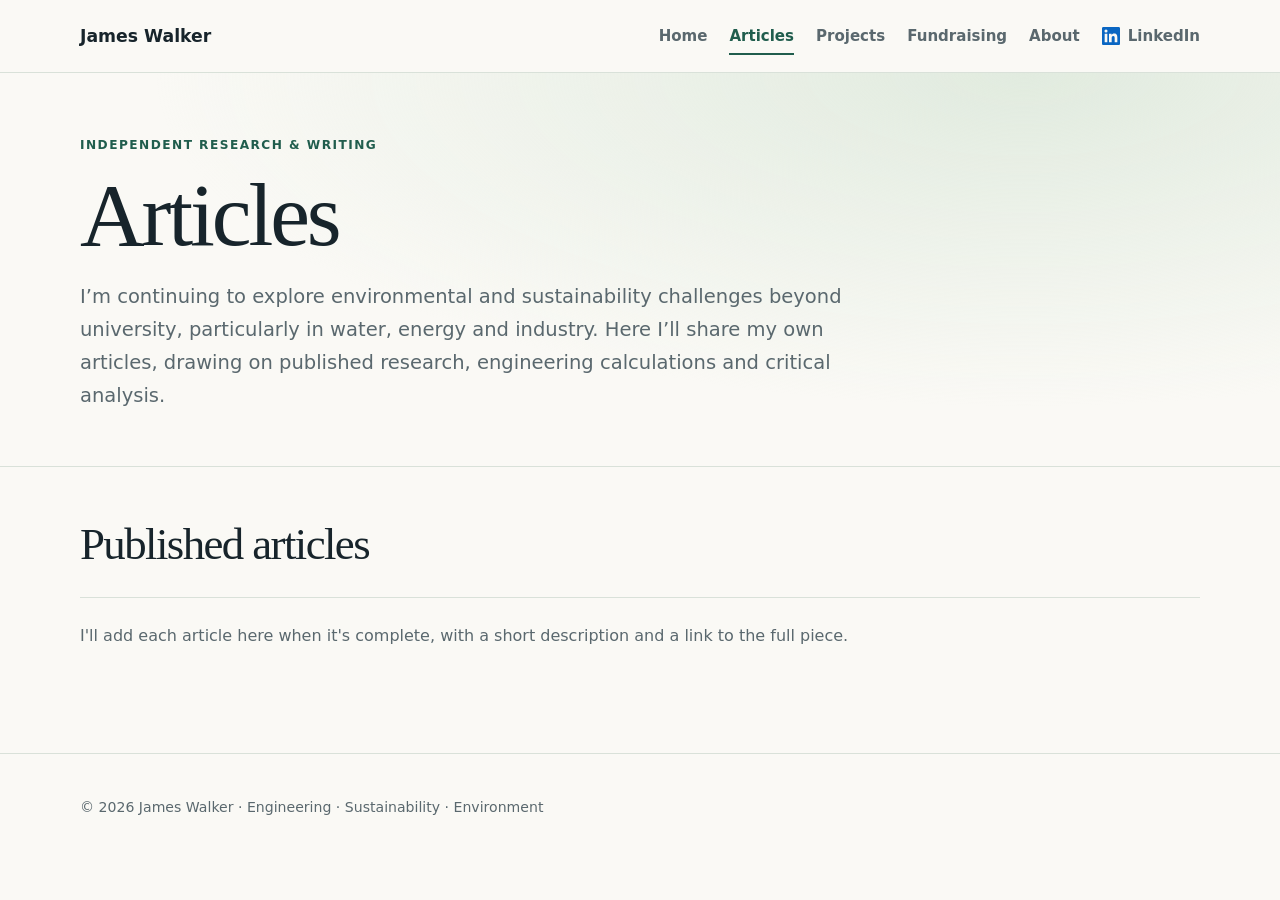
<file: articles.html>
<!DOCTYPE html>
<html lang="en">
<head>
  <meta charset="UTF-8">
  <meta name="viewport" content="width=device-width, initial-scale=1.0">
  <meta name="description" content="Independent research and published articles by James Walker on environmental engineering, water, energy and industrial sustainability.">
  <link rel="canonical" href="https://james-walker.co.uk/articles.html">
  <title>Articles | James Walker</title>
  <link rel="stylesheet" href="styles.css?v=20261113-2">
</head>
<body>
  <a class="skip-link" href="#main">Skip to content</a>
  <header>
    <div class="container nav">
      <a class="brand" href="index.html">James Walker</a>
      <nav aria-label="Main navigation">
        <a href="index.html">Home</a>
        <a class="active" aria-current="page" href="articles.html">Articles</a>
        <a href="projects.html">Projects</a>
        <a href="fundraising.html">Fundraising</a>
        <a href="index.html#about">About</a>
        <a class="linkedin-link" href="https://www.linkedin.com/in/jamesdwalker2002/" target="_blank" rel="noopener noreferrer"><img src="linkedin.svg" alt="" width="18" height="18">LinkedIn</a>
      </nav>
    </div>
  </header>
  <main id="main">
    <section class="articles-hero articles-hero-compact">
      <div class="container articles-hero-copy">
        <p class="eyebrow">Independent research &amp; writing</p>
        <h1>Articles</h1>
        <p class="page-description">I’m continuing to explore environmental and sustainability challenges beyond university, particularly in water, energy and industry. Here I’ll share my own articles, drawing on published research, engineering calculations and critical analysis.</p>
      </div>
    </section>

    <section class="section published-articles" aria-labelledby="published-articles-heading">
      <div class="container">
        <h2 id="published-articles-heading">Published articles</h2>
        <div class="published-articles-list">
          <!-- Add each completed article below as a linked card.
          <article class="published-article-card">
            <div>
              <p class="eyebrow">Topic · Date</p>
              <h3><a href="article-slug.html">Article title</a></h3>
              <p>One or two sentences describing the published article.</p>
              <a class="text-link" href="article-slug.html">Read article →</a>
            </div>
          </article>
          -->
          <p class="articles-empty">I'll add each article here when it's complete, with a short description and a link to the full piece.</p>
        </div>
      </div>
    </section>
  </main>
  <footer><div class="container"><p>© 2026 James Walker · Engineering · Sustainability · Environment</p></div></footer>
</body>
</html>
</file>
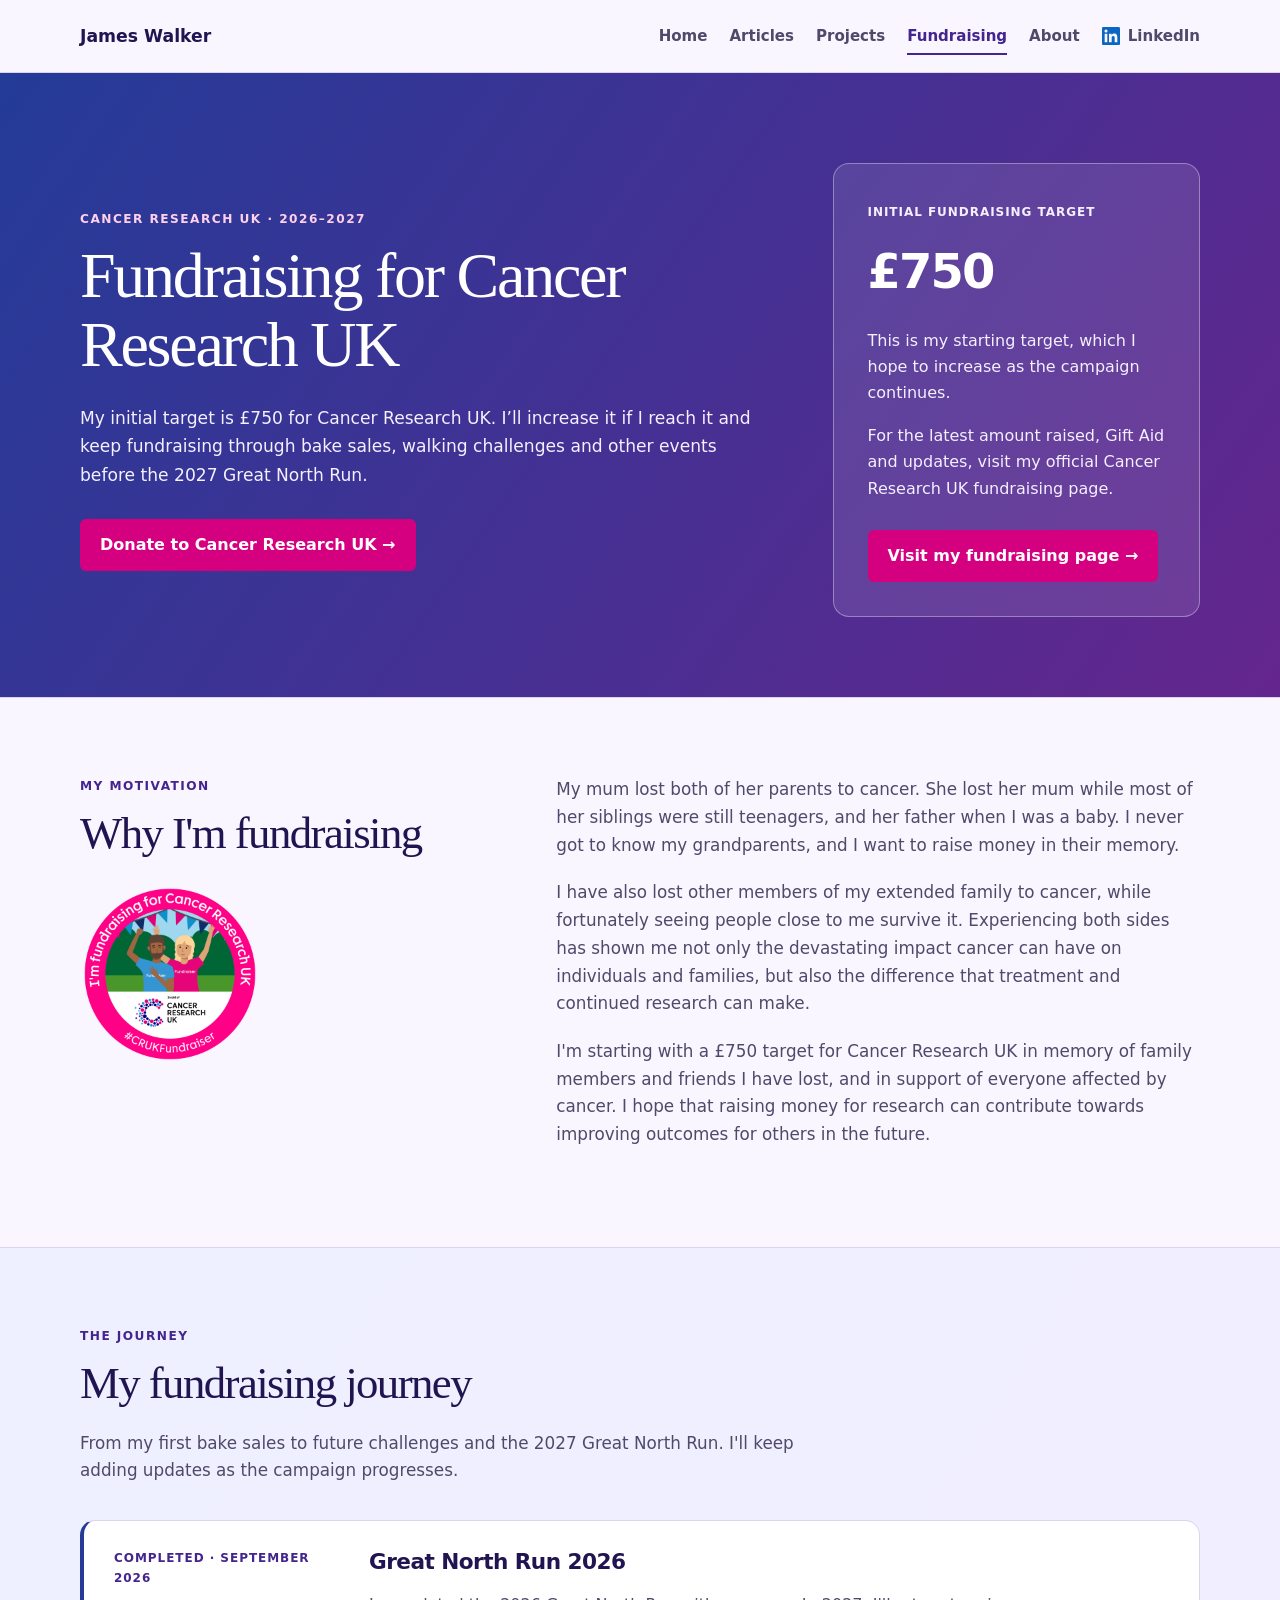
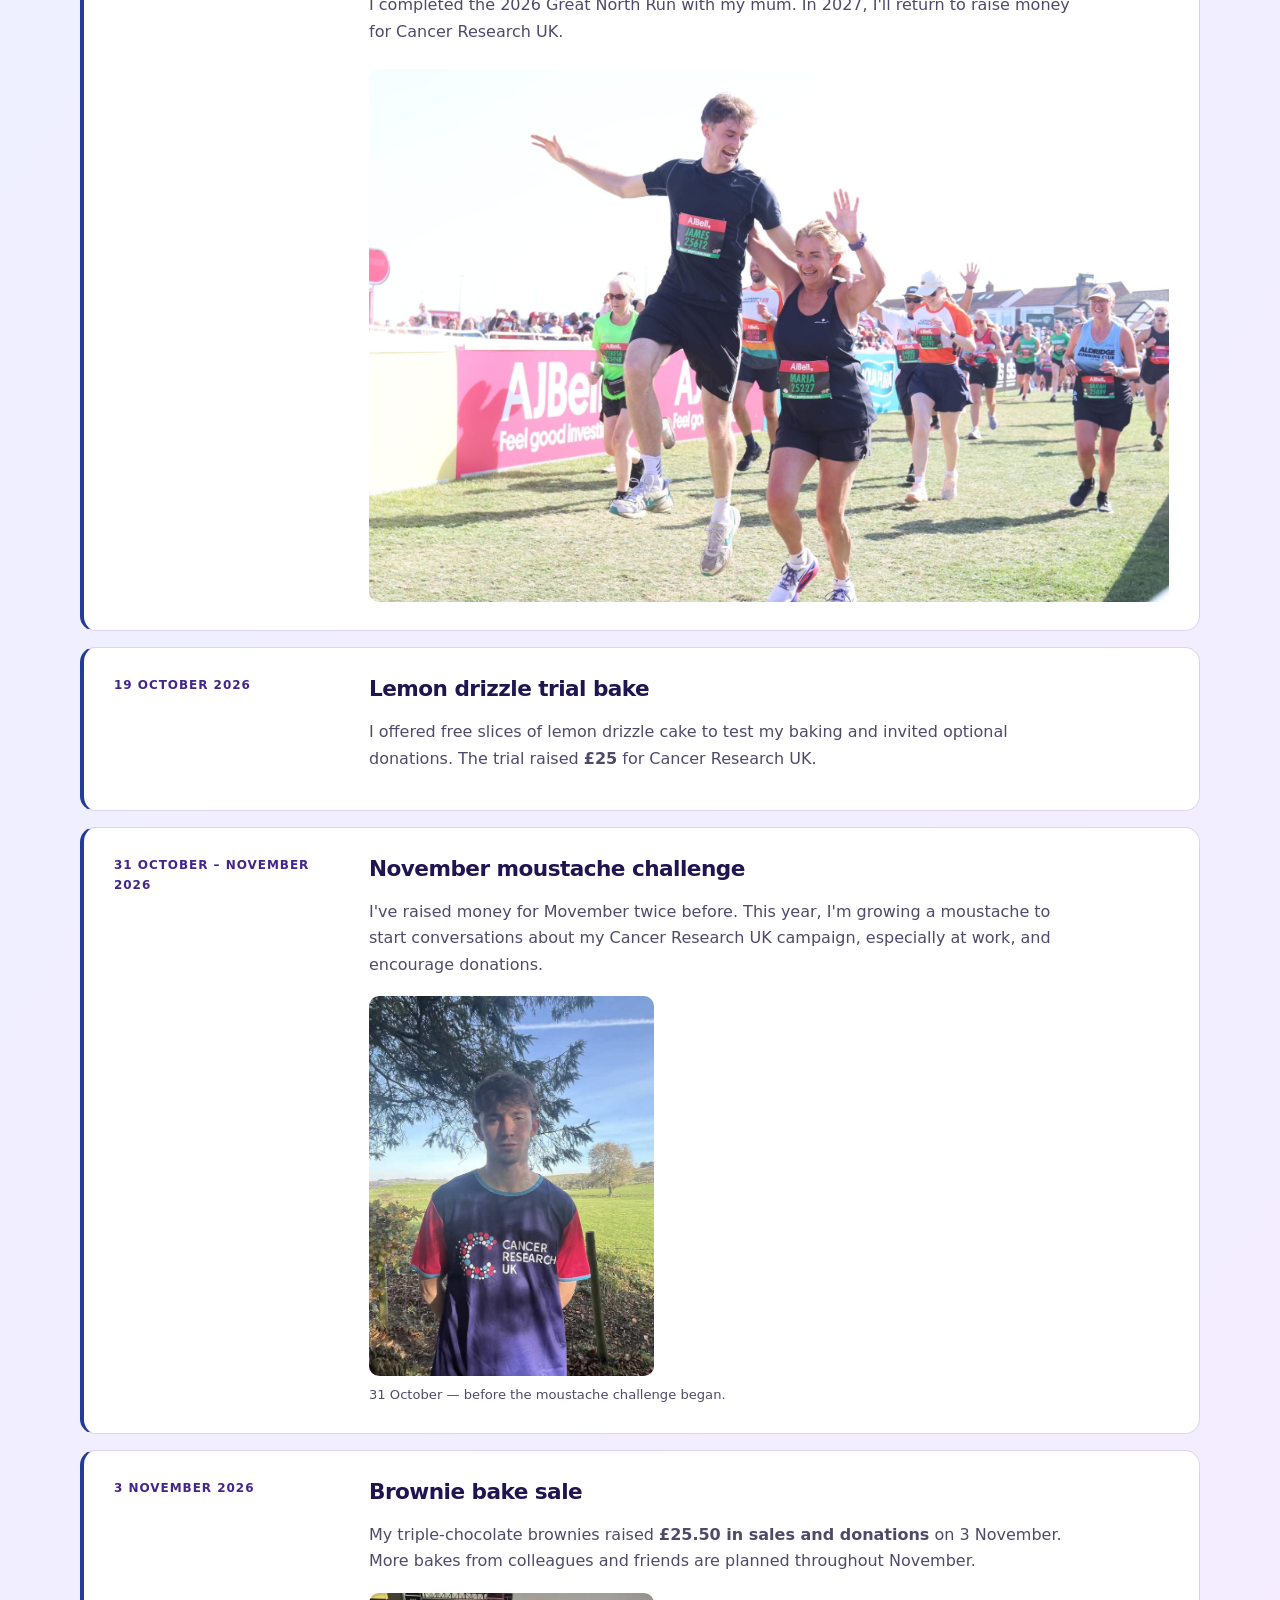
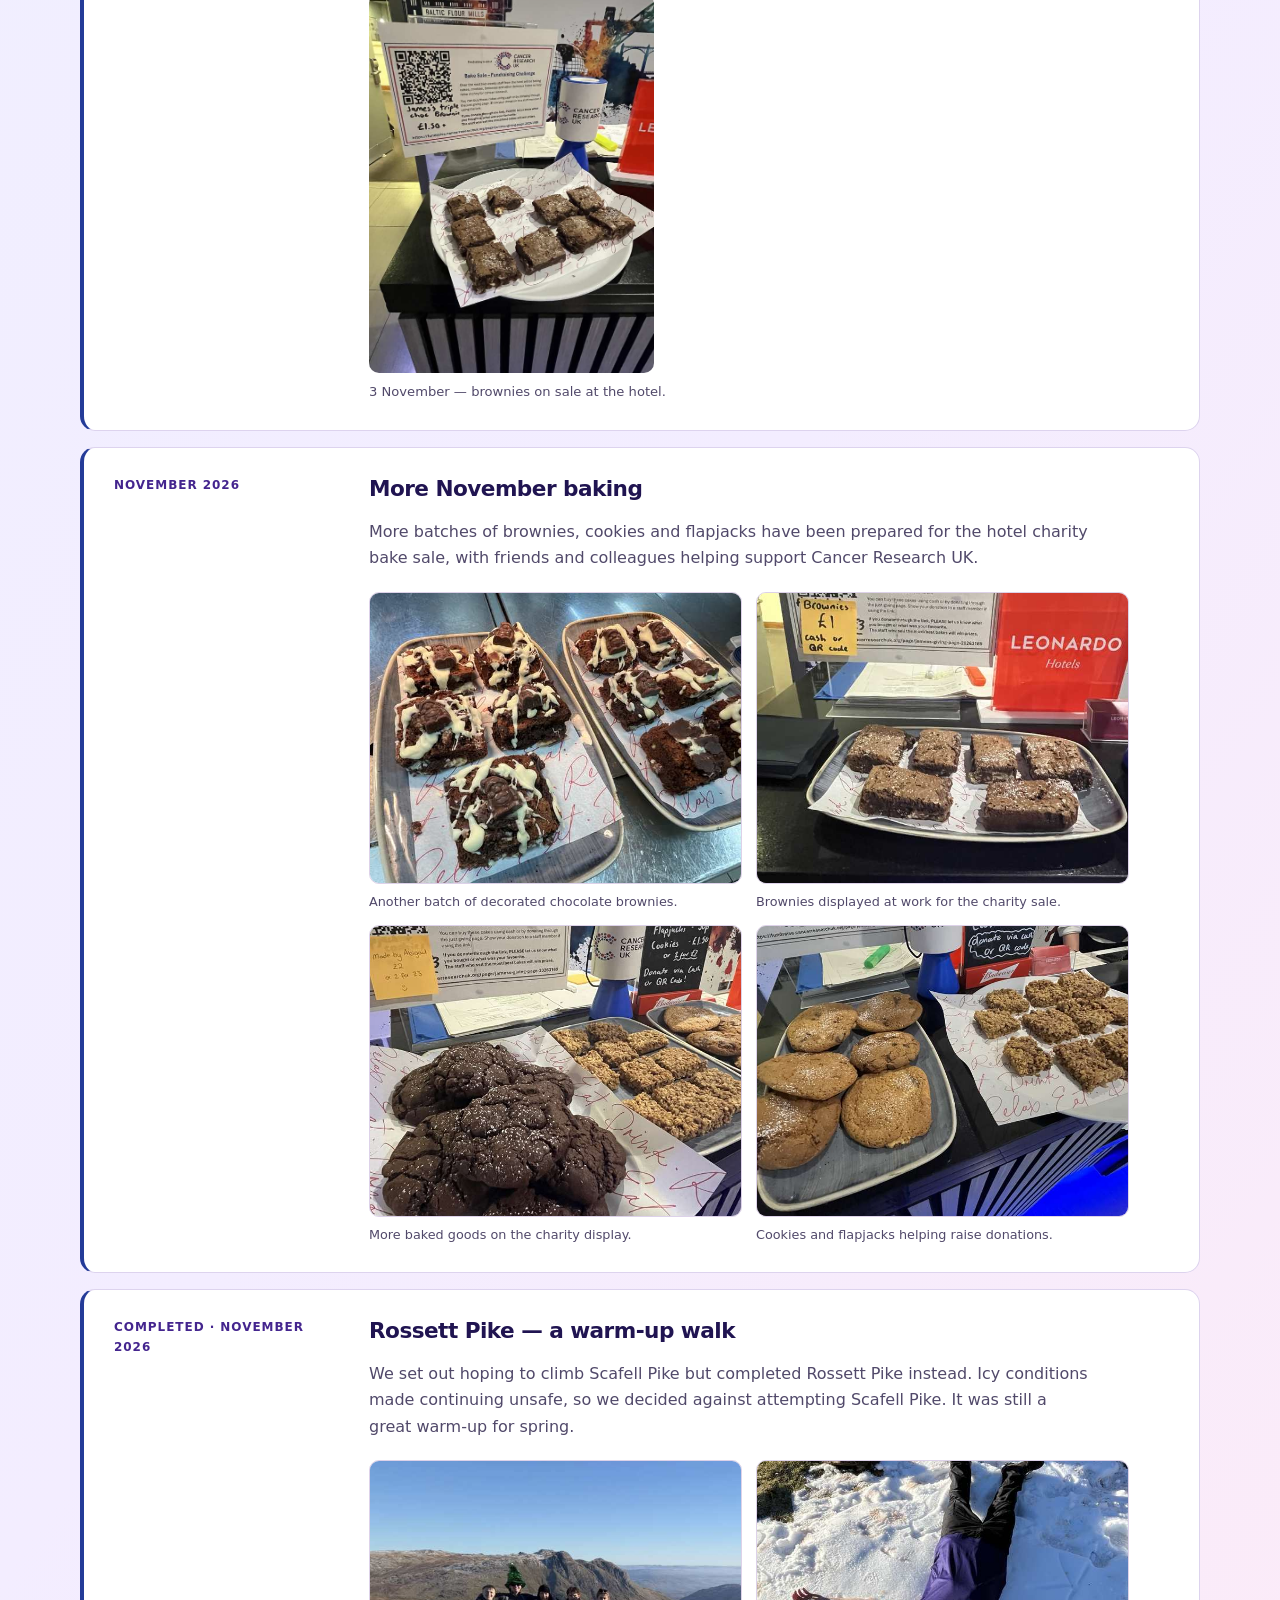
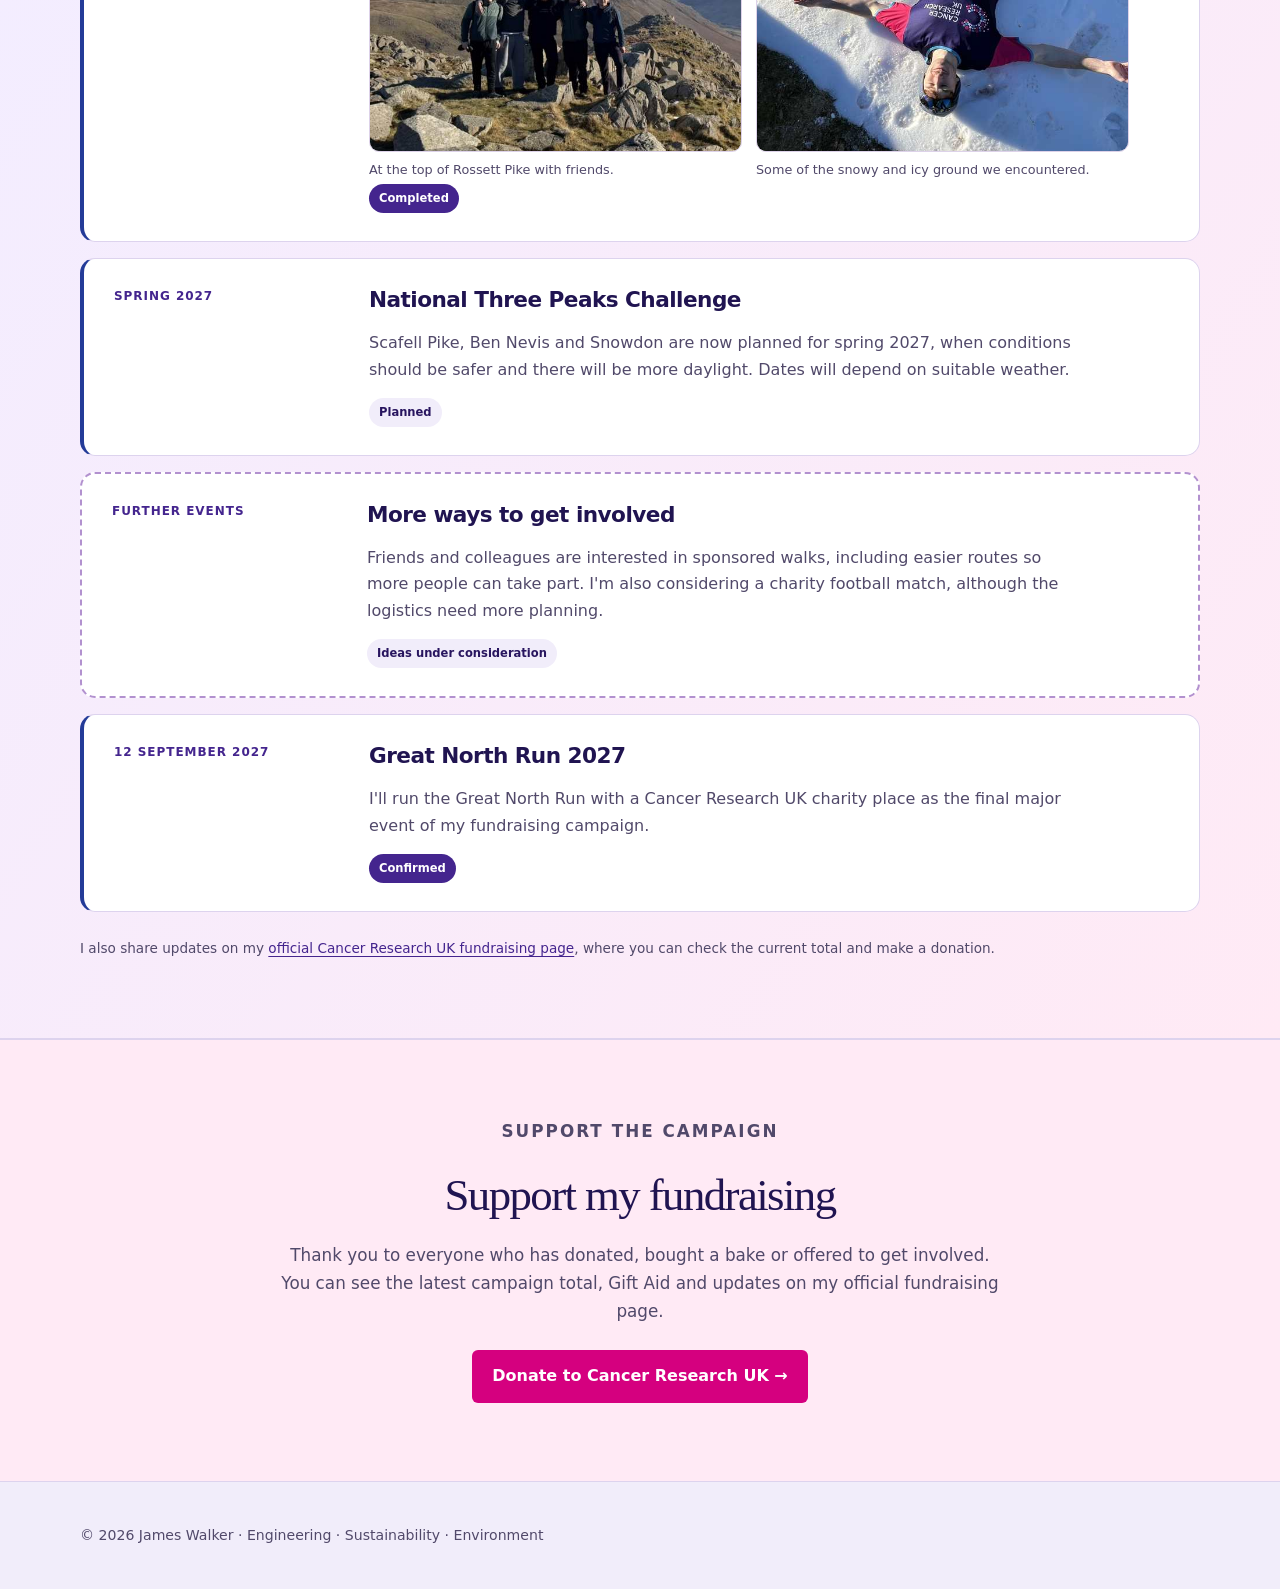
<file: fundraising.html>
<!DOCTYPE html>
<html lang="en">
<head>
  <meta charset="UTF-8">
  <meta name="viewport" content="width=device-width, initial-scale=1.0">
  <meta name="description" content="James Walker's fundraising for Cancer Research UK, including the 2027 Great North Run and other challenges.">
  <title>Fundraising | James Walker</title>
  <link rel="stylesheet" href="styles.css?v=20261113-1">
</head>

<body class="cruk-theme fundraising-page">
  <a class="skip-link" href="#main">Skip to content</a>

  <header>
    <div class="container nav">
      <a class="brand" href="index.html">James Walker</a>

      <nav aria-label="Main navigation">
        <a href="index.html">Home</a>
        <a href="articles.html">Articles</a>
        <a href="projects.html">Projects</a>
        <a class="active" aria-current="page" href="fundraising.html">Fundraising</a>
        <a href="index.html#about">About</a>
        <a class="linkedin-link" href="https://www.linkedin.com/in/jamesdwalker2002/" target="_blank" rel="noopener noreferrer"><img src="linkedin.svg" alt="" width="18" height="18">LinkedIn</a>
      </nav>
    </div>
  </header>

  <main id="main">

    <!-- PAGE INTRO -->
    <section class="fundraising-hero">
      <div class="container fundraising-hero-grid">

        <div>
          <p class="eyebrow">Cancer Research UK · 2026–2027</p>

          <h1>Fundraising for Cancer Research UK</h1>

          <p class="intro">
            My initial target is £750 for Cancer Research UK. I’ll increase it if I reach
            it and keep fundraising through bake sales, walking challenges and
            other events before the 2027 Great North Run.
          </p>

          <a class="button"
             href="https://fundraise.cancerresearchuk.org/page/jamess-giving-page-20263169"
             target="_blank"
             rel="noopener noreferrer">
            Donate to Cancer Research UK →
          </a>
        </div>

        <div class="fund-card">
          <small>INITIAL FUNDRAISING TARGET</small>
          <strong>£750</strong>

          <p>This is my starting target, which I hope to increase as the campaign continues.</p>
          <p>For the latest amount raised, Gift Aid and updates, visit my official Cancer Research UK fundraising page.</p>

          <a class="donate-button"
             href="https://fundraise.cancerresearchuk.org/page/jamess-giving-page-20263169"
             target="_blank"
             rel="noopener noreferrer">
            Visit my fundraising page →
          </a>
        </div>

      </div>
    </section>


    <!-- WHY I'M FUNDRAISING -->
    <section class="section">
      <div class="container story-grid">

        <div>
          <p class="eyebrow">My motivation</p>
          <h2>Why I'm fundraising</h2>
      <figure class="charity-artwork">
        <img src="cancer-research-uk-fundraising-badge.png" alt="I’m fundraising in aid of Cancer Research UK" width="1080" height="1080" loading="lazy">
      </figure>
        </div>

           <div class="story-text">
  <p>
    My mum lost both of her parents to cancer. She lost her mum while most
    of her siblings were still teenagers, and her father when I was a baby.
    I never got to know my grandparents, and I want to raise money in their memory.
  </p>

  <p>
    I have also lost other members of my extended family to cancer,
    while fortunately seeing people close to me survive it. Experiencing
    both sides has shown me not only the devastating impact cancer can
    have on individuals and families, but also the difference that
    treatment and continued research can make.
  </p>

  <p>
    I'm starting with a £750 target for Cancer Research UK in memory of
    family members and friends I have lost, and in support of everyone
    affected by cancer. I hope that raising money for
    research can contribute towards improving outcomes for others in
    the future.
  </p>
</div>
  
      </div>
    </section>



    <!-- FUNDRAISING JOURNEY: dated updates and future challenges in one consistent timeline. -->
    <section class="section alt" id="updates" aria-labelledby="journey-heading">
      <div class="container">
        <p class="eyebrow">The journey</p>
        <h2 id="journey-heading">My fundraising journey</h2>
        <p class="section-intro">From my first bake sales to future challenges and the 2027 Great North Run. I'll keep adding updates as the campaign progresses.</p>

        <div class="challenge-list">
          <article class="challenge-card">
            <div class="challenge-date">COMPLETED · SEPTEMBER 2026</div>
            <div>
              <h3>Great North Run 2026</h3>
              <p>I completed the 2026 Great North Run with my mum. In 2027, I'll return to raise money for Cancer Research UK.</p>
              <figure class="race-photo">
                <img src="great-north-run-with-mum.jpg" alt="James and his mum celebrating as they complete the Great North Run together" width="2048" height="1365" loading="lazy">
              </figure>
            </div>
          </article>

          <article class="challenge-card">
            <div class="challenge-date">19 OCTOBER 2026</div>
            <div>
              <h3>Lemon drizzle trial bake</h3>
              <p>I offered free slices of lemon drizzle cake to test my baking and invited optional donations. The trial raised <strong>£25</strong> for Cancer Research UK.</p>
            </div>
          </article>

          <article class="challenge-card">
            <div class="challenge-date">31 OCTOBER – NOVEMBER 2026</div>
            <div>
              <h3>November moustache challenge</h3>
              <p>I've raised money for Movember twice before. This year, I'm growing a moustache to start conversations about my Cancer Research UK campaign, especially at work, and encourage donations.</p>
              <figure class="race-photo timeline-photo">
                <a href="fundraising-oct31-moustache-before.jpg" target="_blank" rel="noopener noreferrer" aria-label="View my photo before the moustache challenge">
                  <img src="fundraising-oct31-moustache-before.jpg?v=20261104-3" alt="James outdoors wearing a Cancer Research UK shirt on 31 October, before growing his November moustache" width="640" height="853" loading="lazy">
                </a>
                <figcaption>31 October — before the moustache challenge began.</figcaption>
              </figure>
            </div>
          </article>

          <article class="challenge-card">
            <div class="challenge-date">3 NOVEMBER 2026</div>
            <div>
              <h3>Brownie bake sale</h3>
              <p>My triple-chocolate brownies raised <strong>£25.50 in sales and donations</strong> on 3 November. More bakes from colleagues and friends are planned throughout November.</p>
              <figure class="race-photo timeline-photo">
                <a href="fundraising-nov03-brownies.jpg" target="_blank" rel="noopener noreferrer" aria-label="View the brownies at the hotel bake sale">
                  <img src="fundraising-nov03-brownies.jpg?v=20261104-3" alt="Triple-chocolate brownies on sale at the hotel beside a Cancer Research UK donation sign" width="640" height="853" loading="lazy">
                </a>
                <figcaption>3 November — brownies on sale at the hotel.</figcaption>
              </figure>
            </div>
          </article>

          <article class="challenge-card">
            <div class="challenge-date">NOVEMBER 2026</div>
            <div>
              <h3>More November baking</h3>
              <p>More batches of brownies, cookies and flapjacks have been prepared for the hotel charity bake sale, with friends and colleagues helping support Cancer Research UK.</p>
              <div class="timeline-gallery" aria-label="November charity bake sale photographs">
                <figure class="timeline-gallery-item">
                  <a href="fundraising-nov-brownies-decorated.jpg" target="_blank" rel="noopener noreferrer" aria-label="View another batch of brownies with chocolate decorations">
                    <img src="fundraising-nov-brownies-decorated.jpg" alt="Two trays of chocolate brownies topped with white chocolate and chocolate decorations" width="640" height="480" loading="lazy">
                  </a>
                  <figcaption>Another batch of decorated chocolate brownies.</figcaption>
                </figure>
                <figure class="timeline-gallery-item">
                  <a href="fundraising-nov-brownies-hotel.jpg" target="_blank" rel="noopener noreferrer" aria-label="View brownies at the hotel charity bake sale">
                    <img src="fundraising-nov-brownies-hotel.jpg" alt="Brownies displayed beside a Cancer Research UK QR donation sign at Leonardo Hotels" width="637" height="850" loading="lazy">
                  </a>
                  <figcaption>Brownies displayed at work for the charity sale.</figcaption>
                </figure>
                <figure class="timeline-gallery-item">
                  <a href="fundraising-november-cookies-flapjacks.jpg" target="_blank" rel="noopener noreferrer" aria-label="View cakes, cookies and flapjacks at the bake sale">
                    <img src="fundraising-november-cookies-flapjacks.jpg" alt="Chocolate cookies, brownies and flapjacks displayed at a Cancer Research UK bake sale at work" width="700" height="933" loading="lazy">
                  </a>
                  <figcaption>More baked goods on the charity display.</figcaption>
                </figure>
                <figure class="timeline-gallery-item">
                  <a href="fundraising-november-cookies-and-flapjacks.jpg" target="_blank" rel="noopener noreferrer" aria-label="View cookies and flapjacks at the bake sale">
                    <img src="fundraising-november-cookies-and-flapjacks.jpg" alt="Cookies and flapjacks beside a charity collection bucket and Cancer Research UK fundraising sign" width="700" height="933" loading="lazy">
                  </a>
                  <figcaption>Cookies and flapjacks helping raise donations.</figcaption>
                </figure>
              </div>
            </div>
          </article>

          <article class="challenge-card">
            <div class="challenge-date">COMPLETED · NOVEMBER 2026</div>
            <div>
              <h3>Rossett Pike — a warm-up walk</h3>
              <p>We set out hoping to climb Scafell Pike but completed Rossett Pike instead. Icy conditions made continuing unsafe, so we decided against attempting Scafell Pike. It was still a great warm-up for spring.</p>
              <div class="timeline-gallery" aria-label="Rossett Pike fundraising hike photographs">
                <figure class="timeline-gallery-item">
                  <a href="fundraising-rossett-pike-summit.jpg" target="_blank" rel="noopener noreferrer" aria-label="View our group photograph on Rossett Pike">
                    <img src="fundraising-rossett-pike-summit.jpg" alt="Five friends together on Rossett Pike with the surrounding Lake District mountains behind them" width="640" height="802" loading="lazy">
                  </a>
                  <figcaption>At the top of Rossett Pike with friends.</figcaption>
                </figure>
                <figure class="timeline-gallery-item">
                  <a href="fundraising-rossett-pike-snow.jpg" target="_blank" rel="noopener noreferrer" aria-label="View the snow and ice on our hike">
                    <img src="fundraising-rossett-pike-snow.jpg" alt="Snow and ice on rocky ground during the Rossett Pike hike" width="637" height="850" loading="lazy">
                  </a>
                  <figcaption>Some of the snowy and icy ground we encountered.</figcaption>
                </figure>
              </div>
              <span class="status confirmed">Completed</span>
            </div>
          </article>

          <article class="challenge-card">
            <div class="challenge-date">SPRING 2027</div>
            <div>
              <h3>National Three Peaks Challenge</h3>
              <p>Scafell Pike, Ben Nevis and Snowdon are now planned for spring 2027, when conditions should be safer and there will be more daylight. Dates will depend on suitable weather.</p>
              <span class="status planned">Planned</span>
            </div>
          </article>

          <article class="challenge-card more-card">
            <div class="challenge-date">FURTHER EVENTS</div>
            <div>
              <h3>More ways to get involved</h3>
              <p>Friends and colleagues are interested in sponsored walks, including easier routes so more people can take part. I'm also considering a charity football match, although the logistics need more planning.</p>
              <span class="status planned">Ideas under consideration</span>
            </div>
          </article>

          <article class="challenge-card">
            <div class="challenge-date">12 SEPTEMBER 2027</div>
            <div>
              <h3>Great North Run 2027</h3>
              <p>I'll run the Great North Run with a Cancer Research UK charity place as the final major event of my fundraising campaign.</p>
              <span class="status confirmed">Confirmed</span>
            </div>
          </article>
        </div>
        <p class="fundraising-freshness journey-footnote">I also share updates on my <a href="https://fundraise.cancerresearchuk.org/page/jamess-giving-page-20263169" target="_blank" rel="noopener noreferrer">official Cancer Research UK fundraising page</a>, where you can check the current total and make a donation.</p>
      </div>
    </section>

    <!-- FINAL DONATION SECTION -->
    <section class="section">
      <div class="container donation-cta">

        <p class="eyebrow">Support the campaign</p>
        <h2>Support my fundraising</h2>

        <p>Thank you to everyone who has donated, bought a bake or offered to get involved. You can see the latest campaign total, Gift Aid and updates on my official fundraising page.</p>

        <a class="button"
           href="https://fundraise.cancerresearchuk.org/page/jamess-giving-page-20263169"
           target="_blank"
           rel="noopener noreferrer">
          Donate to Cancer Research UK →
        </a>

      </div>
    </section>

  </main>


  <footer>
    <div class="container">
      <p>© 2026 James Walker · Engineering · Sustainability · Environment</p>
    </div>
  </footer>

</body>
</html>
</file>
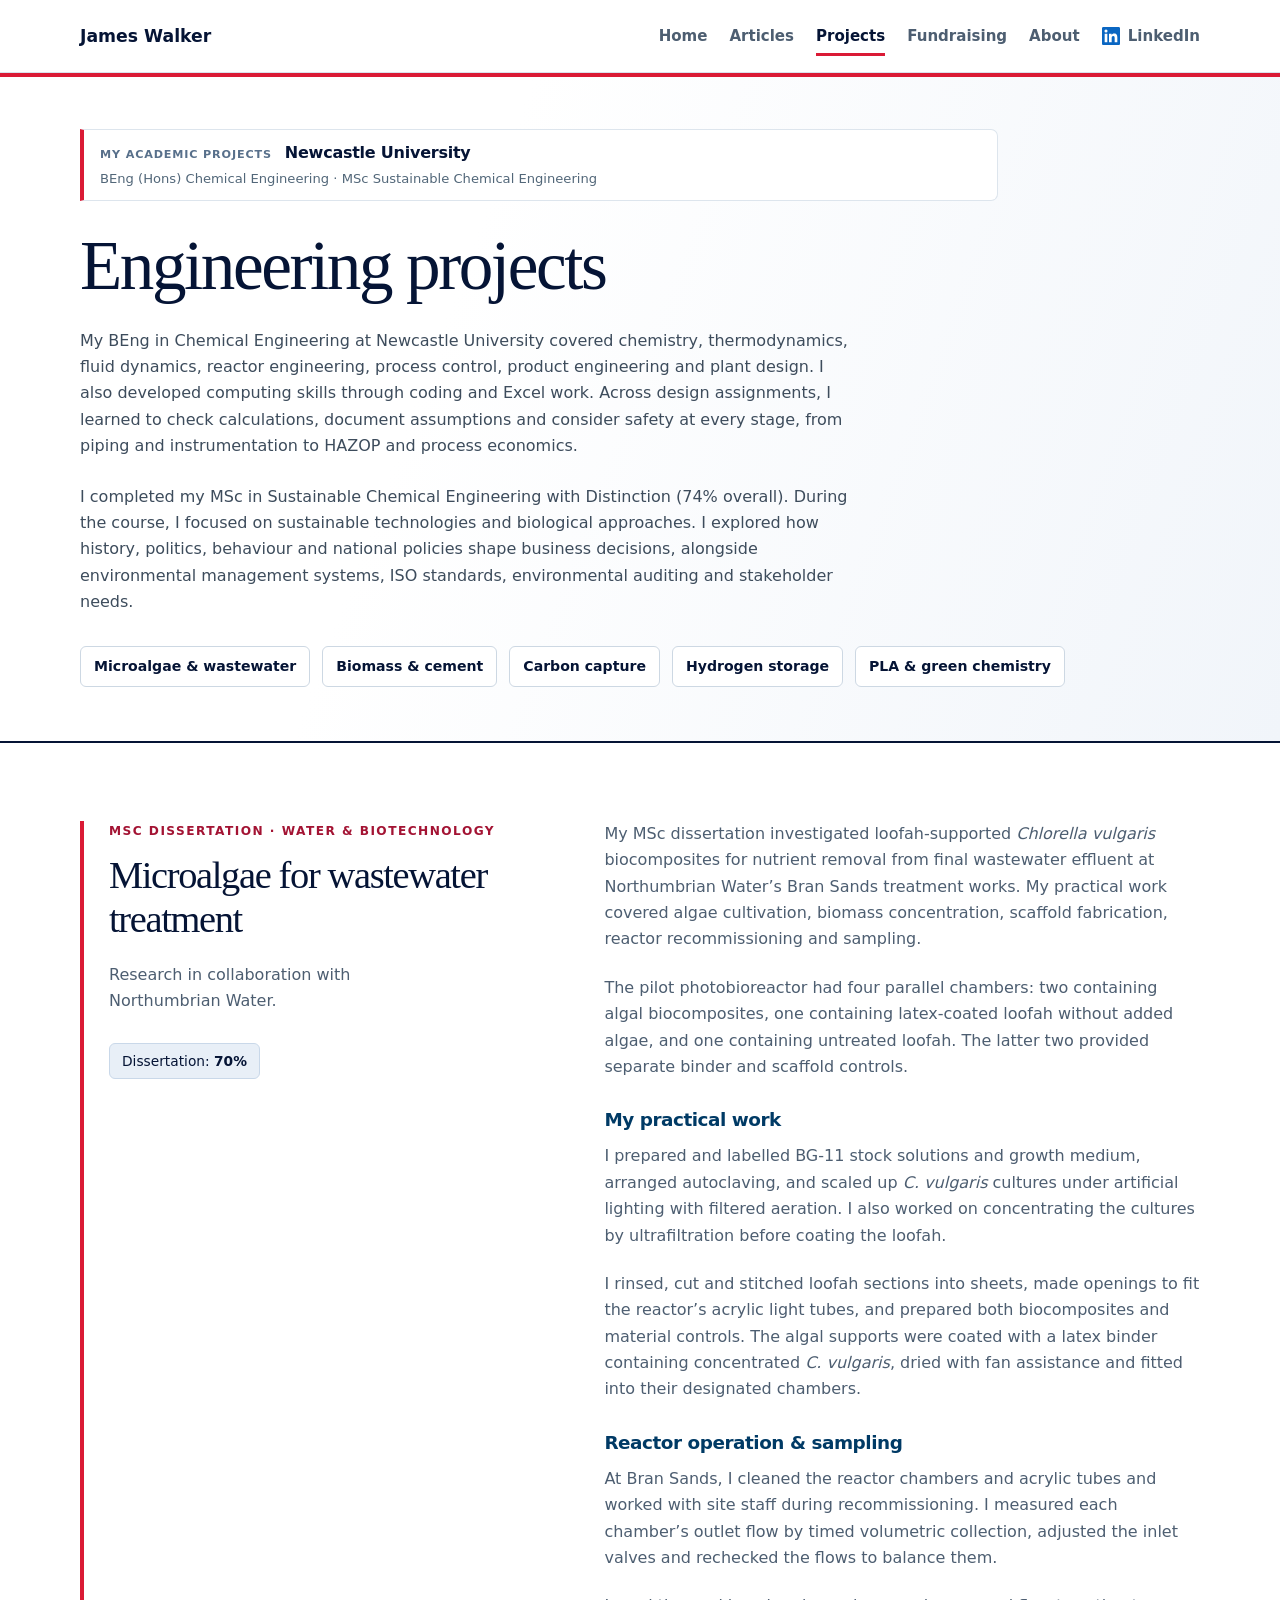
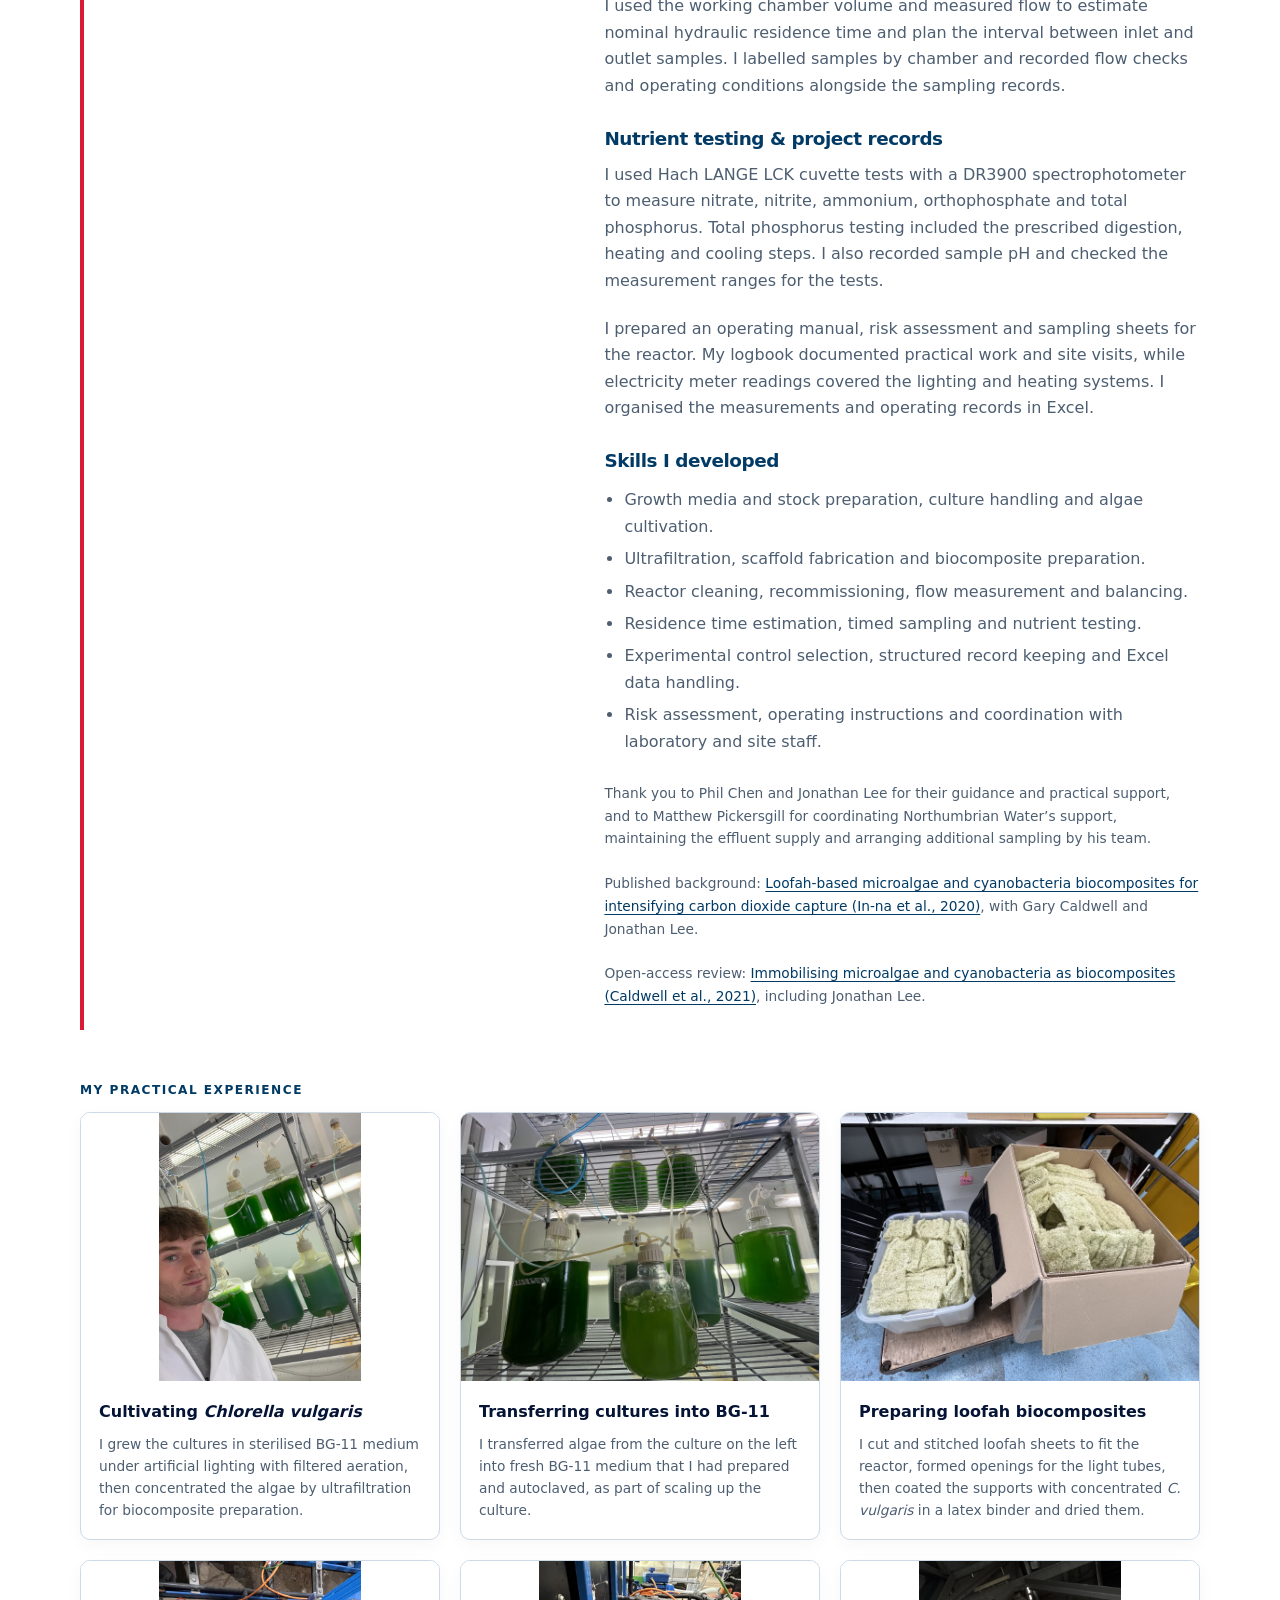
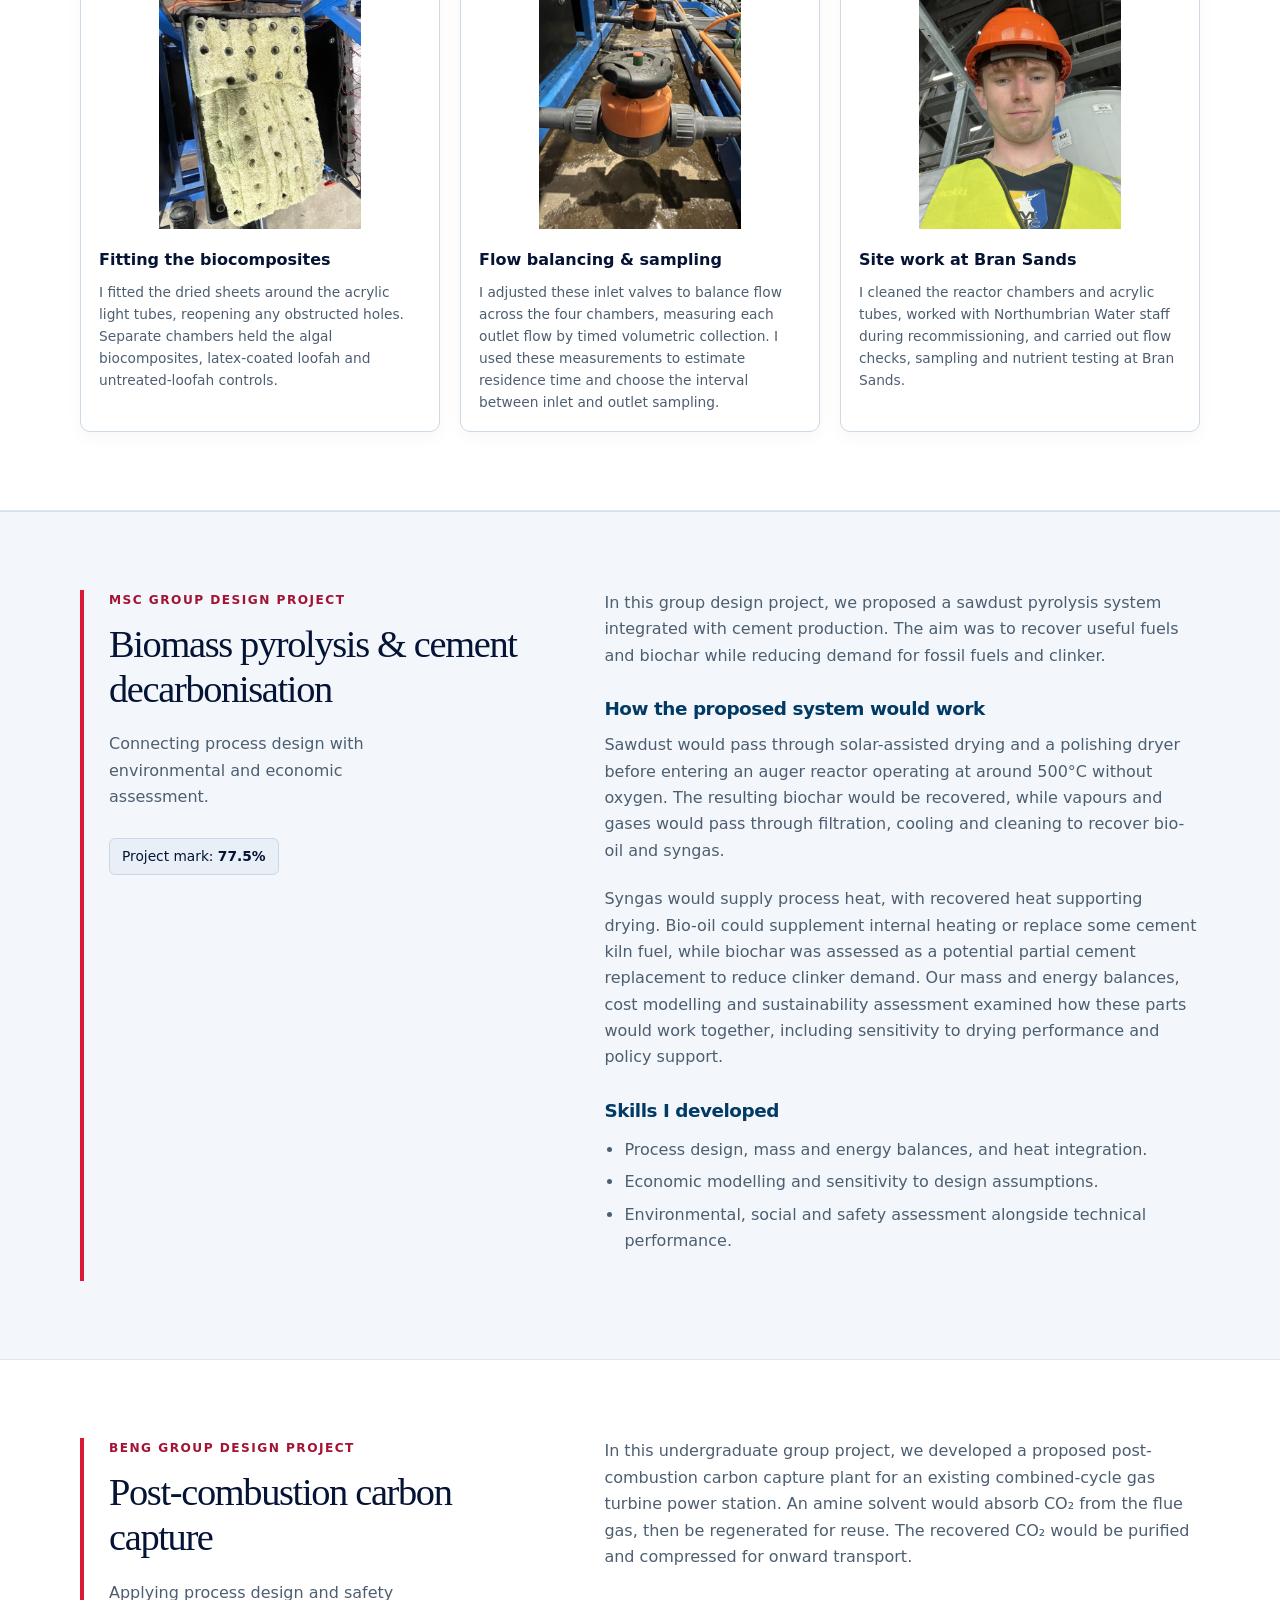
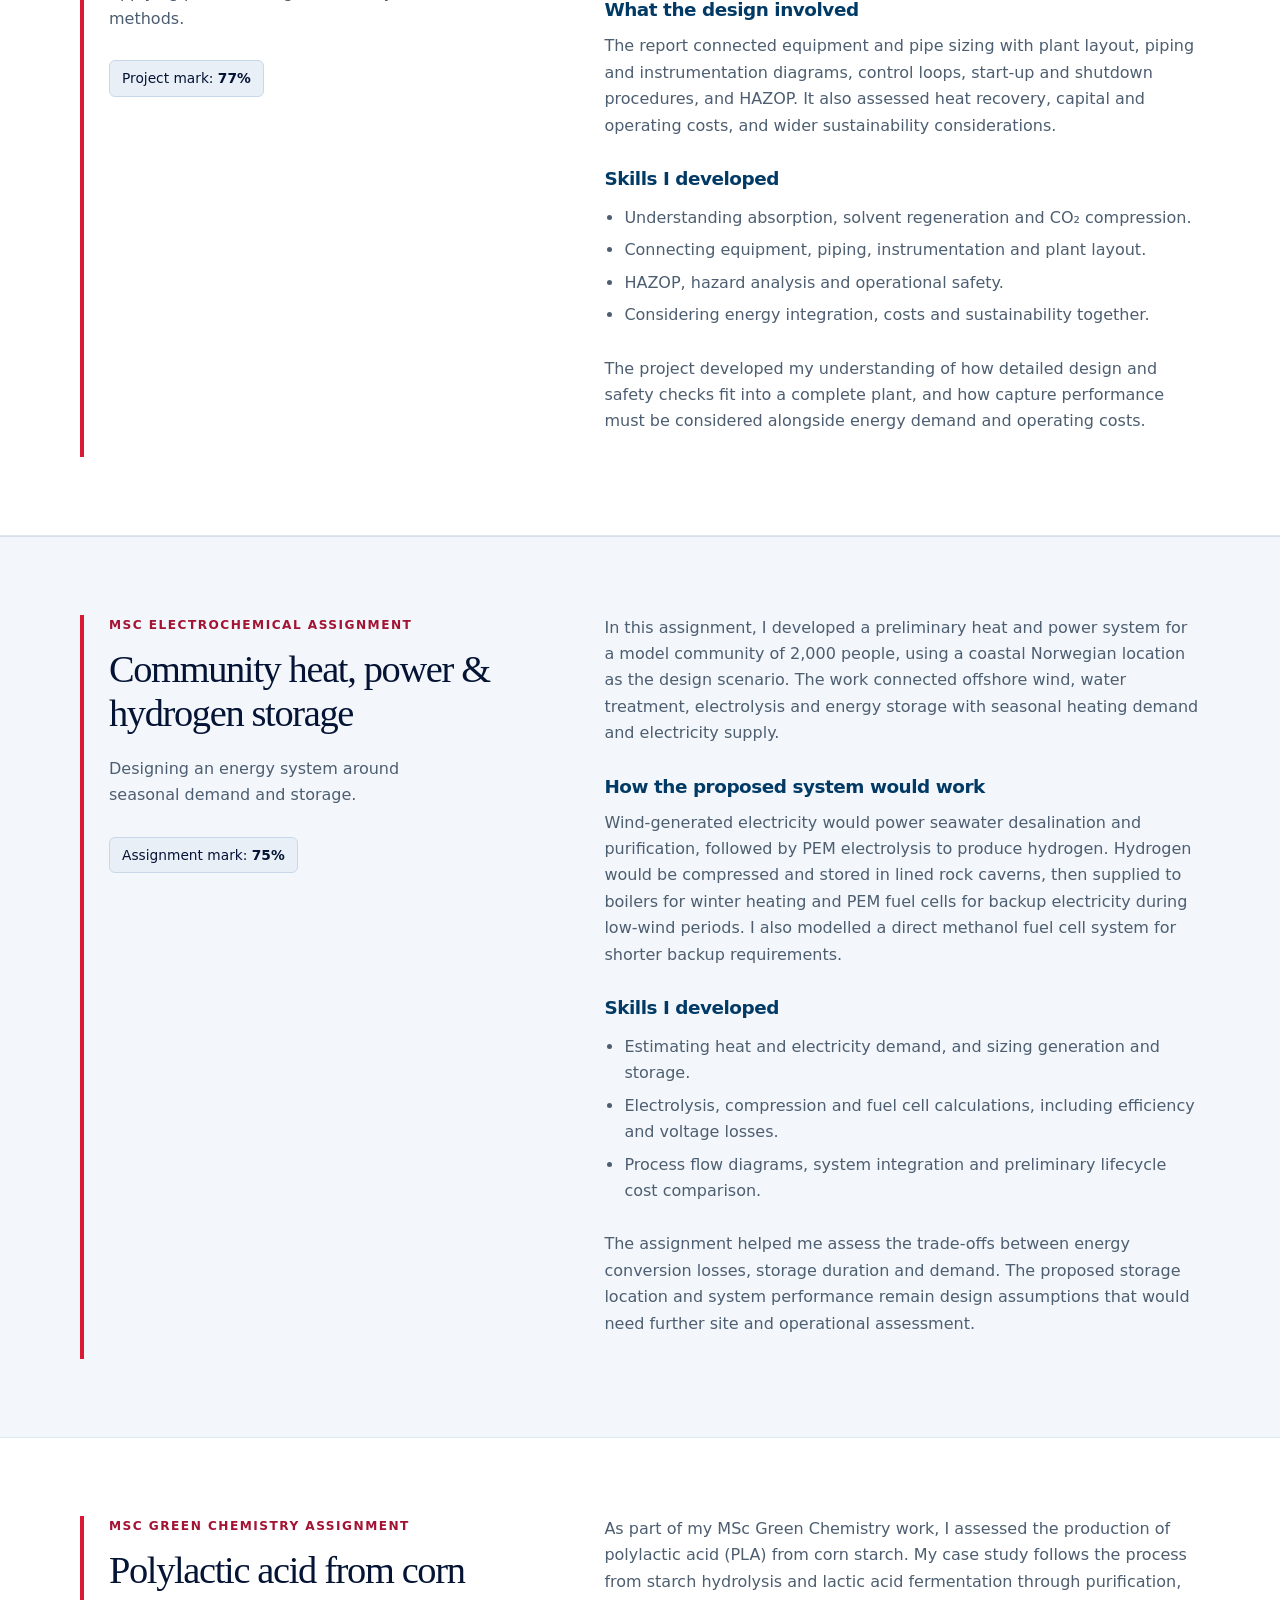
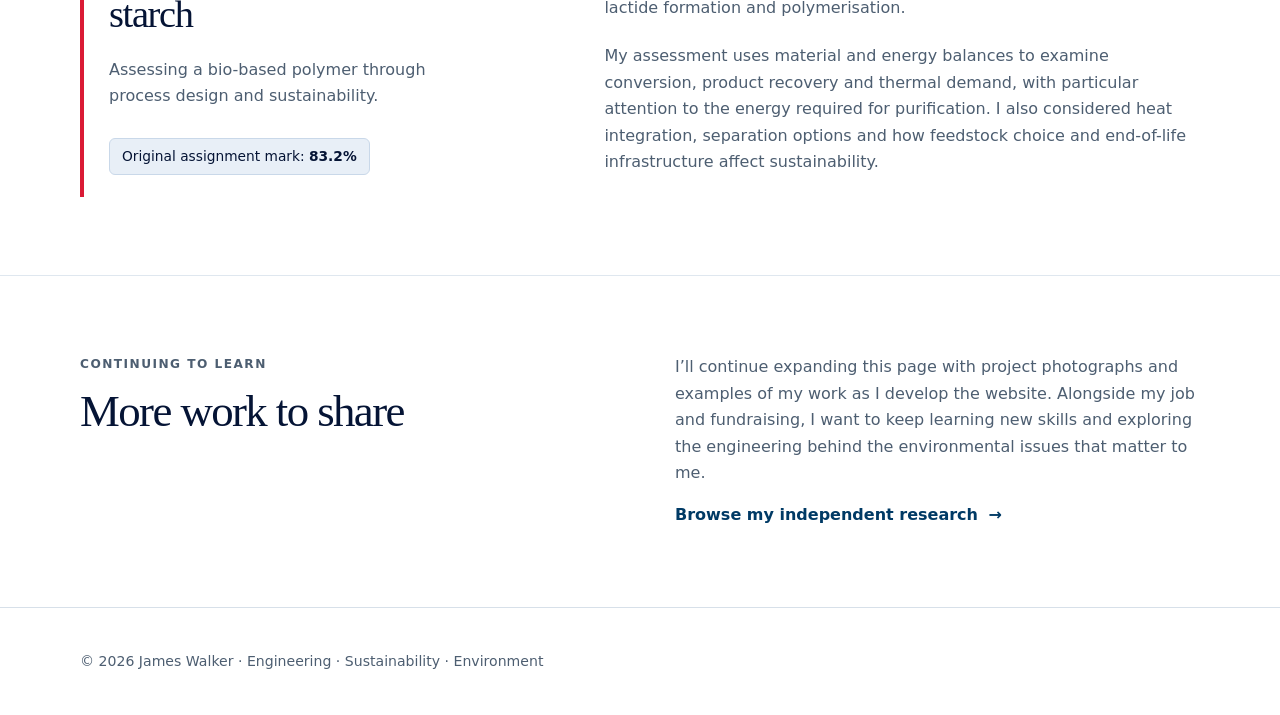
<file: projects.html>
<!DOCTYPE html>
<html lang="en">
<head>
  <meta charset="UTF-8">
  <meta name="viewport" content="width=device-width, initial-scale=1.0">
  <meta name="description" content="James Walker's chemical engineering projects: microalgae wastewater treatment, biomass pyrolysis, carbon capture, hydrogen storage and sustainable PLA production.">
  <link rel="canonical" href="https://jamesdwalker02.github.io/projects.html">
  <title>Projects | James Walker</title>
  <link rel="stylesheet" href="styles.css?v=20261104-2">
</head>
<body class="projects-page">
  <a class="skip-link" href="#main">Skip to content</a>
  <header>
    <div class="container nav">
      <a class="brand" href="index.html">James Walker</a>
      <nav aria-label="Main navigation">
        <a href="index.html">Home</a>
        <a href="articles.html">Articles</a>
        <a class="active" aria-current="page" href="projects.html">Projects</a>
        <a href="fundraising.html">Fundraising</a>
        <a href="index.html#about">About</a>
        <a class="linkedin-link" href="https://www.linkedin.com/in/jamesdwalker2002/" target="_blank" rel="noopener noreferrer"><img src="linkedin.svg" alt="" width="18" height="18">LinkedIn</a>
      </nav>
    </div>
  </header>
  <main id="main">
    <section class="projects-hero">
      <div class="container">
        <div class="academic-affiliation" aria-label="Academic background at Newcastle University">
          <span class="academic-affiliation-kicker">My academic projects</span>
          <strong>Newcastle University</strong>
          <span>BEng (Hons) Chemical Engineering · MSc Sustainable Chemical Engineering</span>
        </div>
        <h1>Engineering projects</h1>
        <p class="page-description">My BEng in Chemical Engineering at Newcastle University covered chemistry, thermodynamics, fluid dynamics, reactor engineering, process control, product engineering and plant design. I also developed computing skills through coding and Excel work. Across design assignments, I learned to check calculations, document assumptions and consider safety at every stage, from piping and instrumentation to HAZOP and process economics.</p>
        <p class="page-description">I completed my MSc in Sustainable Chemical Engineering with Distinction (74% overall). During the course, I focused on sustainable technologies and biological approaches. I explored how history, politics, behaviour and national policies shape business decisions, alongside environmental management systems, ISO standards, environmental auditing and stakeholder needs.</p>
        <nav class="project-index" aria-label="Jump to a project">
          <a href="#microalgae">Microalgae & wastewater</a>
          <a href="#pyrolysis">Biomass & cement</a>
          <a href="#carbon-capture">Carbon capture</a>
          <a href="#hydrogen">Hydrogen storage</a>
          <a href="#pla">PLA & green chemistry</a>
        </nav>
      </div>
    </section>

    <section class="section" id="microalgae" aria-labelledby="microalgae-heading">
      <div class="container project-detail">
        <div class="project-title">
          <p class="eyebrow">MSc dissertation · Water & biotechnology</p>
          <h2 id="microalgae-heading">Microalgae for wastewater treatment</h2>
          <p>Research in collaboration with Northumbrian Water.</p>
          <p class="project-mark">Dissertation: <strong>70%</strong></p>
        </div>
        <div class="project-body">
          <p>My MSc dissertation investigated loofah-supported <em>Chlorella vulgaris</em> biocomposites for nutrient removal from final wastewater effluent at Northumbrian Water’s Bran Sands treatment works. My practical work covered algae cultivation, biomass concentration, scaffold fabrication, reactor recommissioning and sampling.</p>
          <p>The pilot photobioreactor had four parallel chambers: two containing algal biocomposites, one containing latex-coated loofah without added algae, and one containing untreated loofah. The latter two provided separate binder and scaffold controls.</p>
          <h3>My practical work</h3>
          <p>I prepared and labelled BG-11 stock solutions and growth medium, arranged autoclaving, and scaled up <em>C. vulgaris</em> cultures under artificial lighting with filtered aeration. I also worked on concentrating the cultures by ultrafiltration before coating the loofah.</p>
          <p>I rinsed, cut and stitched loofah sections into sheets, made openings to fit the reactor’s acrylic light tubes, and prepared both biocomposites and material controls. The algal supports were coated with a latex binder containing concentrated <em>C. vulgaris</em>, dried with fan assistance and fitted into their designated chambers.</p>
          <h3>Reactor operation &amp; sampling</h3>
          <p>At Bran Sands, I cleaned the reactor chambers and acrylic tubes and worked with site staff during recommissioning. I measured each chamber’s outlet flow by timed volumetric collection, adjusted the inlet valves and rechecked the flows to balance them.</p>
          <p>I used the working chamber volume and measured flow to estimate nominal hydraulic residence time and plan the interval between inlet and outlet samples. I labelled samples by chamber and recorded flow checks and operating conditions alongside the sampling records.</p>
          <h3>Nutrient testing &amp; project records</h3>
          <p>I used Hach LANGE LCK cuvette tests with a DR3900 spectrophotometer to measure nitrate, nitrite, ammonium, orthophosphate and total phosphorus. Total phosphorus testing included the prescribed digestion, heating and cooling steps. I also recorded sample pH and checked the measurement ranges for the tests.</p>
          <p>I prepared an operating manual, risk assessment and sampling sheets for the reactor. My logbook documented practical work and site visits, while electricity meter readings covered the lighting and heating systems. I organised the measurements and operating records in Excel.</p>
          <h3>Skills I developed</h3>
          <ul class="project-skills">
            <li>Growth media and stock preparation, culture handling and algae cultivation.</li>
            <li>Ultrafiltration, scaffold fabrication and biocomposite preparation.</li>
            <li>Reactor cleaning, recommissioning, flow measurement and balancing.</li>
            <li>Residence time estimation, timed sampling and nutrient testing.</li>
            <li>Experimental control selection, structured record keeping and Excel data handling.</li>
            <li>Risk assessment, operating instructions and coordination with laboratory and site staff.</li>
          </ul>
          <p class="project-source">Thank you to Phil Chen and Jonathan Lee for their guidance and practical support, and to Matthew Pickersgill for coordinating Northumbrian Water’s support, maintaining the effluent supply and arranging additional sampling by his team.</p>
          <p class="project-source">Published background: <a href="https://www.sciencedirect.com/science/article/abs/pii/S2212982020309781" target="_blank" rel="noopener noreferrer">Loofah-based microalgae and cyanobacteria biocomposites for intensifying carbon dioxide capture (In-na et al., 2020)</a>, with Gary Caldwell and Jonathan Lee.</p>
          <p class="project-source">Open-access review: <a href="https://www.mdpi.com/1996-1073/14/9/2566" target="_blank" rel="noopener noreferrer">Immobilising microalgae and cyanobacteria as biocomposites (Caldwell et al., 2021)</a>, including Jonathan Lee.</p>
        </div>
      </div>
      <div class="container project-photo-section" id="project-photos">
        <p class="eyebrow">My practical experience</p>
        <div class="project-photo-grid">
          <figure class="project-photo">
            <a href="james-with-algae-cultures.jpg" target="_blank" rel="noopener noreferrer" aria-label="View full photo of James with his algae cultures">
              <img src="james-with-algae-cultures.jpg" alt="James beside illuminated shelves holding green algae cultures" width="2316" height="3088" loading="lazy">
            </a>
            <figcaption><strong>Cultivating <em>Chlorella vulgaris</em></strong>I grew the cultures in sterilised BG-11 medium under artificial lighting with filtered aeration, then concentrated the algae by ultrafiltration for biocomposite preparation.</figcaption>
          </figure>
          <figure class="project-photo">
            <a href="chlorella-transfer-bg11.jpg" target="_blank" rel="noopener noreferrer" aria-label="View full photo of the Chlorella culture transfer">
              <img src="chlorella-transfer-bg11.jpg" alt="Algae cultures and a container of prepared BG-11 medium connected by transfer tubing on illuminated shelves" width="1536" height="1152" loading="lazy">
            </a>
            <figcaption><strong>Transferring cultures into BG-11</strong>I transferred algae from the culture on the left into fresh BG-11 medium that I had prepared and autoclaved, as part of scaling up the culture.</figcaption>
          </figure>
          <figure class="project-photo">
            <a href="loofah-biocomposite-supports.jpg" target="_blank" rel="noopener noreferrer" aria-label="View full photo of the prepared loofah biocomposites">
              <img src="loofah-biocomposite-supports.jpg" alt="Coated loofah supports arranged in a tray and box before reactor installation" width="1536" height="1152" loading="lazy">
            </a>
            <figcaption><strong>Preparing loofah biocomposites</strong>I cut and stitched loofah sheets to fit the reactor, formed openings for the light tubes, then coated the supports with concentrated <em>C. vulgaris</em> in a latex binder and dried them.</figcaption>
          </figure>
          <figure class="project-photo">
            <a href="biocomposites-in-reactor.jpg" target="_blank" rel="noopener noreferrer" aria-label="View full photo of the biocomposites during reactor setup">
              <img src="biocomposites-in-reactor.jpg" alt="Coated loofah supports positioned around tubes inside the pilot reactor during setup" width="1152" height="1536" loading="lazy">
            </a>
            <figcaption><strong>Fitting the biocomposites</strong>I fitted the dried sheets around the acrylic light tubes, reopening any obstructed holes. Separate chambers held the algal biocomposites, latex-coated loofah and untreated-loofah controls.</figcaption>
          </figure>
          <figure class="project-photo">
            <a href="reactor-pipework-valves.jpg" target="_blank" rel="noopener noreferrer" aria-label="View full photo of the flow control valves supplying the reactor chambers">
              <img src="reactor-pipework-valves.jpg" alt="Inlet flow control valves supplying the four reactor chambers" width="1152" height="1536" loading="lazy">
            </a>
            <figcaption><strong>Flow balancing &amp; sampling</strong>I adjusted these inlet valves to balance flow across the four chambers, measuring each outlet flow by timed volumetric collection. I used these measurements to estimate residence time and choose the interval between inlet and outlet sampling.</figcaption>
          </figure>
          <figure class="project-photo">
            <a href="james-bran-sands-orange-helmet.jpg" target="_blank" rel="noopener noreferrer" aria-label="View full photo of James at Bran Sands">
              <img src="james-bran-sands-orange-helmet.jpg" alt="James at Bran Sands wearing an orange hard hat and a high-visibility vest" width="1152" height="1536" loading="lazy">
            </a>
            <figcaption><strong>Site work at Bran Sands</strong>I cleaned the reactor chambers and acrylic tubes, worked with Northumbrian Water staff during recommissioning, and carried out flow checks, sampling and nutrient testing at Bran Sands.</figcaption>
          </figure>
        </div>
      </div>
    </section>

    <section class="section alt" id="pyrolysis" aria-labelledby="pyrolysis-heading">
      <div class="container project-detail">
        <div class="project-title">
          <p class="eyebrow">MSc group design project</p>
          <h2 id="pyrolysis-heading">Biomass pyrolysis & cement decarbonisation</h2>
          <p>Connecting process design with environmental and economic assessment.</p>
          <p class="project-mark">Project mark: <strong>77.5%</strong></p>
        </div>
        <div class="project-body">
          <p>In this group design project, we proposed a sawdust pyrolysis system integrated with cement production. The aim was to recover useful fuels and biochar while reducing demand for fossil fuels and clinker.</p>
          <h3>How the proposed system would work</h3>
          <p>Sawdust would pass through solar-assisted drying and a polishing dryer before entering an auger reactor operating at around 500°C without oxygen. The resulting biochar would be recovered, while vapours and gases would pass through filtration, cooling and cleaning to recover bio-oil and syngas.</p>
          <p>Syngas would supply process heat, with recovered heat supporting drying. Bio-oil could supplement internal heating or replace some cement kiln fuel, while biochar was assessed as a potential partial cement replacement to reduce clinker demand. Our mass and energy balances, cost modelling and sustainability assessment examined how these parts would work together, including sensitivity to drying performance and policy support.</p>
          <h3>Skills I developed</h3>
          <ul class="project-skills">
            <li>Process design, mass and energy balances, and heat integration.</li>
            <li>Economic modelling and sensitivity to design assumptions.</li>
            <li>Environmental, social and safety assessment alongside technical performance.</li>
          </ul>
        </div>
      </div>
    </section>

    <section class="section" id="carbon-capture" aria-labelledby="capture-heading">
      <div class="container project-detail">
        <div class="project-title">
          <p class="eyebrow">BEng group design project</p>
          <h2 id="capture-heading">Post-combustion carbon capture</h2>
          <p>Applying process design and safety methods.</p>
          <p class="project-mark">Project mark: <strong>77%</strong></p>
        </div>
        <div class="project-body">
          <p>In this undergraduate group project, we developed a proposed post-combustion carbon capture plant for an existing combined-cycle gas turbine power station. An amine solvent would absorb CO₂ from the flue gas, then be regenerated for reuse. The recovered CO₂ would be purified and compressed for onward transport.</p>
          <h3>What the design involved</h3>
          <p>The report connected equipment and pipe sizing with plant layout, piping and instrumentation diagrams, control loops, start-up and shutdown procedures, and HAZOP. It also assessed heat recovery, capital and operating costs, and wider sustainability considerations.</p>
          <h3>Skills I developed</h3>
          <ul class="project-skills">
            <li>Understanding absorption, solvent regeneration and CO₂ compression.</li>
            <li>Connecting equipment, piping, instrumentation and plant layout.</li>
            <li>HAZOP, hazard analysis and operational safety.</li>
            <li>Considering energy integration, costs and sustainability together.</li>
          </ul>
          <p>The project developed my understanding of how detailed design and safety checks fit into a complete plant, and how capture performance must be considered alongside energy demand and operating costs.</p>
        </div>
      </div>
    </section>

    <section class="section alt" id="hydrogen" aria-labelledby="hydrogen-heading">
      <div class="container project-detail">
        <div class="project-title">
          <p class="eyebrow">MSc electrochemical assignment</p>
          <h2 id="hydrogen-heading">Community heat, power & hydrogen storage</h2>
          <p>Designing an energy system around seasonal demand and storage.</p>
          <p class="project-mark">Assignment mark: <strong>75%</strong></p>
        </div>
        <div class="project-body">
          <p>In this assignment, I developed a preliminary heat and power system for a model community of 2,000 people, using a coastal Norwegian location as the design scenario. The work connected offshore wind, water treatment, electrolysis and energy storage with seasonal heating demand and electricity supply.</p>
          <h3>How the proposed system would work</h3>
          <p>Wind-generated electricity would power seawater desalination and purification, followed by PEM electrolysis to produce hydrogen. Hydrogen would be compressed and stored in lined rock caverns, then supplied to boilers for winter heating and PEM fuel cells for backup electricity during low-wind periods. I also modelled a direct methanol fuel cell system for shorter backup requirements.</p>
          <h3>Skills I developed</h3>
          <ul class="project-skills">
            <li>Estimating heat and electricity demand, and sizing generation and storage.</li>
            <li>Electrolysis, compression and fuel cell calculations, including efficiency and voltage losses.</li>
            <li>Process flow diagrams, system integration and preliminary lifecycle cost comparison.</li>
          </ul>
          <p>The assignment helped me assess the trade-offs between energy conversion losses, storage duration and demand. The proposed storage location and system performance remain design assumptions that would need further site and operational assessment.</p>
        </div>
      </div>
    </section>

    <section class="section" id="pla" aria-labelledby="pla-heading">
      <div class="container project-detail">
        <div class="project-title">
          <p class="eyebrow">MSc green chemistry assignment</p>
          <h2 id="pla-heading">Polylactic acid from corn starch</h2>
          <p>Assessing a bio-based polymer through process design and sustainability.</p>
          <p class="project-mark">Original assignment mark: <strong>83.2%</strong></p>
        </div>
        <div class="project-body">
          <p>As part of my MSc Green Chemistry work, I assessed the production of polylactic acid (PLA) from corn starch. My case study follows the process from starch hydrolysis and lactic acid fermentation through purification, lactide formation and polymerisation.</p>
          <p>My assessment uses material and energy balances to examine conversion, product recovery and thermal demand, with particular attention to the energy required for purification. I also considered heat integration, separation options and how feedstock choice and end-of-life infrastructure affect sustainability.</p>
        </div>
      </div>
    </section>

    <section class="section">
      <div class="container two-col">
        <div><p class="eyebrow">Continuing to learn</p><h2>More work to share</h2></div>
        <div><p>I’ll continue expanding this page with project photographs and examples of my work as I develop the website. Alongside my job and fundraising, I want to keep learning new skills and exploring the engineering behind the environmental issues that matter to me.</p><a class="text-link" href="articles.html">Browse my independent research <span aria-hidden="true">→</span></a></div>
      </div>
    </section>
  </main>
  <footer><div class="container"><p>© 2026 James Walker · Engineering · Sustainability · Environment</p></div></footer>
</body>
</html>
</file>
<file: styles.css>
:root{--ink:#17242b;--muted:#5a686e;--paper:#f8faf9;--white:#fff;--green:#1f6b5b;--dark:#164f44;--soft:#e8f1ee;--line:#dce5e2}
*{box-sizing:border-box}html{scroll-behavior:smooth}body{margin:0;font-family:Inter,system-ui,-apple-system,"Segoe UI",sans-serif;color:var(--ink);background:var(--paper);line-height:1.65}.container{width:min(calc(100% - 40px),1120px);margin:auto}header{position:sticky;top:0;z-index:10;background:rgba(248,250,249,.95);border-bottom:1px solid var(--line);backdrop-filter:blur(10px)}.nav{min-height:72px;display:flex;align-items:center;justify-content:space-between;gap:30px}.brand{font-weight:800;text-decoration:none;color:var(--ink);font-size:1.08rem}nav{display:flex;gap:22px;flex-wrap:wrap}nav a{color:var(--muted);font-weight:600;text-decoration:none;font-size:.94rem}nav a:hover,.active{color:var(--green)}.hero{padding:105px 0 90px;background:linear-gradient(135deg,#f8faf9,#edf5f2);border-bottom:1px solid var(--line)}.hero-grid{display:grid;grid-template-columns:1.45fr .75fr;gap:70px;align-items:center}.eyebrow{margin:0 0 12px;color:var(--green);font-size:.76rem;font-weight:800;letter-spacing:.12em;text-transform:uppercase}h1,h2,h3{line-height:1.12;letter-spacing:-.035em}h1{margin:0;font-size:clamp(2.7rem,6vw,5.1rem);max-width:800px}h2{font-size:clamp(1.9rem,3.5vw,3rem);margin:0 0 20px}h3{font-size:1.35rem;margin:10px 0 12px}.intro{max-width:720px;color:var(--muted);font-size:1.1rem;margin:25px 0 30px}.button{display:inline-block;background:var(--green);color:white;text-decoration:none;font-weight:750;padding:12px 18px;border-radius:9px}.button:hover{background:var(--dark)}aside,.card{background:var(--white);border:1px solid var(--line);border-radius:15px;padding:28px}aside{box-shadow:0 16px 50px rgba(23,36,43,.07)}aside span,.card small,.fund-card small{color:var(--green);font-size:.75rem;font-weight:800;letter-spacing:.08em}.section{padding:78px 0}.alt{background:var(--soft);border-block:1px solid var(--line)}.grid{display:grid;grid-template-columns:repeat(3,1fr);gap:20px;margin-top:30px}.grid .card p,.two-col p,aside p{color:var(--muted)}.two-col{display:grid;grid-template-columns:1fr 1fr;gap:70px;align-items:start}.fund-card{background:var(--green);color:white;border-radius:16px;padding:34px}.fund-card small,.fund-card p{color:#e5f2ee}.fund-card strong{display:block;font-size:3rem;letter-spacing:-.04em;margin:8px 0}footer{border-top:1px solid var(--line);padding:28px 0;color:var(--muted);font-size:.88rem}@media(max-width:820px){.nav{align-items:flex-start;flex-direction:column;padding:18px 0}.hero{padding:70px 0 60px}.hero-grid,.grid,.two-col{grid-template-columns:1fr;gap:28px}.section{padding:58px 0}}@media(max-width:520px){.container{width:min(calc(100% - 28px),1120px)}h1{font-size:2.6rem}nav{gap:12px 16px}}

.donate-button {
  display: inline-block;
  margin-top: 12px;
  padding: 12px 18px;
  background: white;
  color: #1f6b5b;
  border-radius: 9px;
  text-decoration: none;
  font-weight: 750;
}

.donate-button:hover {
  background: #e8f1ee;
}

/* FUNDRAISING PAGE */

.fundraising-hero {
  padding: 90px 0 80px;
  background: linear-gradient(135deg, #f8faf9, #edf5f2);
  border-bottom: 1px solid var(--line);
}

.fundraising-hero-grid {
  display: grid;
  grid-template-columns: 1.3fr .7fr;
  gap: 70px;
  align-items: center;
}

.fundraising-hero h1 {
  font-size: clamp(2.8rem, 5vw, 4.7rem);
}

.story-grid {
  display: grid;
  grid-template-columns: .75fr 1.25fr;
  gap: 90px;
  align-items: start;
}

.story-text {
  max-width: 700px;
}

.story-text p {
  color: var(--muted);
  font-size: 1.05rem;
  margin-top: 0;
  margin-bottom: 20px;
}

.section-intro {
  color: var(--muted);
  max-width: 720px;
  font-size: 1.05rem;
  margin-bottom: 35px;
}

.challenge-list {
  display: grid;
  gap: 16px;
  margin-top: 35px;
}

.challenge-card {
  display: grid;
  grid-template-columns: 220px 1fr;
  gap: 35px;
  padding: 28px 30px;
  background: white;
  border: 1px solid var(--line);
  border-radius: 15px;
}

.challenge-card h3 {
  margin-top: 0;
}

.challenge-card p {
  color: var(--muted);
  margin-bottom: 10px;
  max-width: 720px;
}

.challenge-date {
  color: var(--green);
  font-size: .75rem;
  font-weight: 800;
  letter-spacing: .08em;
}

.status {
  display: inline-block;
  margin-top: 5px;
  padding: 5px 10px;
  border-radius: 20px;
  font-size: .72rem;
  font-weight: 750;
}

.status.confirmed {
  background: var(--green);
  color: white;
}

.status.planned {
  background: var(--soft);
  color: var(--dark);
}

.more-card {
  border: 2px dashed #b8cbc5;
  background: transparent;
}

.donation-cta {
  text-align: center;
  max-width: 720px;
}

.donation-cta p {
  color: var(--muted);
  font-size: 1.05rem;
  margin: 0 auto 25px;
}

@media(max-width:820px) {
  .fundraising-hero {
    padding: 65px 0 55px;
  }

  .fundraising-hero-grid,
  .story-grid,
  .challenge-card {
    grid-template-columns: 1fr;
    gap: 25px;
  }

  .challenge-card {
    padding: 24px;
  }
}

.fundraising-link {
  display: block;
  width: fit-content;
  margin-top: 16px;
  color: white;
  font-weight: 650;
  text-decoration: none;
}

.fundraising-link:hover {
  text-decoration: underline;
}

/* Portfolio refresh: shared navigation, editorial headings and article collection. */
:root { --paper: #faf9f5; --green: #205d4d; --dark: #153f35; --soft: #edf1eb; --line: #d9e1d9; }
body { -webkit-font-smoothing: antialiased; }
header { background: rgba(250, 249, 245, .97); }
.brand { display: inline-flex; align-items: center; gap: 10px; }
.brand::before { content: ""; width: 10px; height: 10px; border-radius: 50%; background: var(--green); }
nav a { padding: 5px 0; }
nav a.active { box-shadow: 0 2px 0 var(--green); }
main [id] { scroll-margin-top: 110px; }
h1, h2 { font-family: Georgia, "Times New Roman", serif; font-weight: 500; letter-spacing: -.035em; }
h1 { font-size: clamp(3rem, 5.4vw, 4.8rem); line-height: 1.08; }
h2 { line-height: 1.16; }
h3 { letter-spacing: -.025em; line-height: 1.25; }
.hero { padding: 86px 0; background: radial-gradient(ellipse at 90% 30%, #e1ebdf 0, transparent 55%), var(--paper); }
.hero-grid { grid-template-columns: 1.4fr 1fr; gap: 60px; }
.intro { font-size: 1.07rem; }
.hero-actions { display: flex; flex-wrap: wrap; align-items: center; gap: 22px; }
.button, .donate-button { border-radius: 6px; }
.button span { margin-left: 10px; }
.text-link { color: var(--green); font-weight: 700; text-decoration: none; text-underline-offset: 5px; }
.text-link:hover { text-decoration: underline; }
.text-link span { margin-left: 5px; }
.focus-card { padding: 35px; background: var(--dark); color: white; border-color: var(--dark); box-shadow: 0 22px 45px rgba(21, 63, 53, .12); }
.focus-card > span { color: #c3d8ce; text-transform: uppercase; }
.focus-card h2 { margin-top: 24px; font-size: 2.35rem; }
.focus-card p { color: #e0eae4; }
.focus-list { list-style: none; padding: 0; margin: 28px 0 0; }
.focus-list li { padding: 12px 0; border-top: 1px solid #527469; font-size: .94rem; }
.focus-list li span { color: #b7d0c3; margin-right: 16px; font-size: .76rem; }
.section-heading { display: flex; justify-content: space-between; align-items: center; gap: 24px; }
.section-heading h2 { margin-bottom: 0; }
.section-intro { margin-top: 20px; }
.card { border-radius: 12px; }
.article-preview-grid { display: grid; grid-template-columns: 1.4fr 1fr; gap: 24px; }
.feature-card { border-radius: 12px; padding: 34px; background: var(--dark); color: white; display: flex; flex-direction: column; }
.feature-meta { display: flex; align-items: center; flex-wrap: wrap; gap: 15px; justify-content: space-between; }
.feature-meta small { font-size: .72rem; font-weight: 800; letter-spacing: .09em; color: #c3d8ce; }
.status-light { padding: 4px 10px; font-size: .72rem; border: 1px solid #718e80; border-radius: 20px; color: #e0eae4; }
.feature-card h3 { font-family: Georgia, "Times New Roman", serif; font-size: clamp(2rem, 3vw, 2.7rem); font-weight: 500; margin: 32px 0 12px; }
.feature-card p { color: #e0eae4; max-width: 510px; margin-top: 0; }
.feature-footer { display: flex; gap: 20px; align-items: center; flex-wrap: wrap; margin-top: auto; padding-top: 24px; }
.feature-footer a { color: white; font-weight: 650; font-size: .88rem; text-decoration: none; text-underline-offset: 5px; }
.feature-footer a:hover { text-decoration: underline; }
.coming-soon { display: inline-block; border: 1px solid #aebeb3; background: #f2f5ef; color: var(--dark); padding: 11px 20px; border-radius: 6px; font-size: .85rem; font-weight: 700; white-space: nowrap; }
.coming-soon-light { color: white; background: #2b5447; border-color: #8ba798; }
.preview-card { display: flex; flex-direction: column; align-items: flex-start; padding: 34px; }
.preview-card h3 { font-family: Georgia, "Times New Roman", serif; font-weight: 500; font-size: 2rem; margin-top: 22px; }
.preview-card p { color: var(--muted); margin-top: 0; }
.preview-card .coming-soon { margin-top: auto; }
.preview-card .text-link { margin-top: 18px; font-size: .88rem; }
.articles-hero { padding: 80px 0; border-bottom: 1px solid var(--line); background: radial-gradient(ellipse at 80% 0, #e1ebdf 0, transparent 60%), var(--paper); }
.articles-hero-grid { display: grid; grid-template-columns: 1.35fr 1fr; align-items: center; gap: 80px; }
.articles-hero h1 { font-size: clamp(3.8rem, 7vw, 6rem); }
.articles-hero .intro { color: var(--ink); font-family: Georgia, "Times New Roman", serif; font-size: 1.6rem; line-height: 1.4; margin-bottom: 18px; }
.page-description { color: var(--muted); max-width: 580px; }
.research-note { border-radius: 12px; box-shadow: none; border-left: 4px solid var(--green); }
.research-note > span:first-child { text-transform: uppercase; }
.research-note h2 { font-size: 2rem; margin: 20px 0 16px; }
.research-note .status { color: var(--dark); }
.collection-label { color: var(--muted); font-size: .85rem; }
.article-list { border-top: 1px solid var(--line); }
.article-row { display: grid; grid-template-columns: 40px minmax(0, 1fr) 165px; gap: 28px; align-items: start; padding: 36px 26px; border-bottom: 1px solid var(--line); }
.article-row-featured { background: var(--soft); border-left: 4px solid var(--green); padding-left: 22px; }
.article-number { color: var(--green); font-size: .83rem; font-weight: 700; padding-top: 3px; }
.article-category { margin: 0 0 14px; color: var(--green); text-transform: uppercase; letter-spacing: .075em; font-size: .7rem; font-weight: 800; display: flex; flex-wrap: wrap; align-items: center; gap: 14px; }
.development-label { letter-spacing: 0; text-transform: none; padding: 3px 9px; border: 1px solid #aebeb3; border-radius: 4px; }
.article-copy h3 { margin: 0 0 14px; font-size: clamp(1.3rem, 2vw, 1.65rem); }
.article-copy > p:last-child { color: var(--muted); margin: 0; max-width: 700px; }
.article-availability { align-self: center; text-align: right; }
.skip-link { position: fixed; top: -100px; left: 16px; z-index: 100; padding: 10px 18px; color: white; background: var(--dark); }
.skip-link:focus { top: 12px; }
a:focus-visible { outline: 3px solid #b86b2d; outline-offset: 5px; }
@media (max-width: 820px) {
  .hero-grid, .article-preview-grid, .articles-hero-grid { grid-template-columns: 1fr; gap: 32px; }
  .hero, .articles-hero { padding: 58px 0; }
  .focus-card h2 { font-size: 2rem; }
  .section-heading { align-items: flex-start; flex-direction: column; gap: 14px; }
  .article-row { grid-template-columns: 30px minmax(0, 1fr); gap: 20px; padding: 28px 20px; }
  .article-row-featured { padding-left: 16px; }
  .article-availability { grid-column: 2; text-align: left; }
  main [id] { scroll-margin-top: 145px; }
}
@media (max-width: 520px) {
  .nav { gap: 12px; }
  nav { gap: 6px 15px; }
  nav a { font-size: .84rem; }
  h1 { font-size: 2.85rem; }
  .hero-actions { align-items: flex-start; flex-direction: column; gap: 18px; }
  .focus-card, .feature-card, .preview-card, .research-note { padding: 25px; }
  .article-row { grid-template-columns: 24px minmax(0, 1fr); gap: 14px; padding: 26px 12px; }
  .article-row-featured { padding-left: 8px; }
  .coming-soon { padding: 10px 16px; }
}
@media (prefers-reduced-motion: reduce) { html { scroll-behavior: auto; } }

/* Personal introduction and detailed project stories. */
header nav { align-items: center; }
.linkedin-link { display: inline-flex; align-items: center; gap: 8px; white-space: nowrap; }
.linkedin-link img { display: block; flex: none; width: 18px; height: 18px; }
.about-links { display: flex; flex-wrap: wrap; align-items: center; gap: 14px 26px; margin-top: 24px; }
.about-links .linkedin-link { color: var(--green); font-weight: 700; text-decoration: none; text-underline-offset: 5px; }
.about-links .linkedin-link:hover { text-decoration: underline; }
.personal-note { padding: 32px; background: #f3f5ef; border-left: 4px solid var(--green); border-radius: 0 12px 12px 0; box-shadow: none; }
.personal-note h2 { font-size: 2rem; margin: 12px 0 20px; }
.personal-note p:not(.eyebrow) { color: var(--ink); font-size: .95rem; line-height: 1.7; margin: 0 0 18px; }
.personal-note p:last-child { margin-bottom: 0; }
.projects-hero { padding: 70px 0 60px; background: var(--soft); border-bottom: 1px solid var(--line); }
.projects-hero h1 { max-width: 900px; }
.projects-hero .page-description { max-width: 780px; }
.project-index { display: flex; flex-wrap: wrap; gap: 12px; margin-top: 30px; }
.project-index a { border: 1px solid #aebeb3; border-radius: 6px; padding: 8px 13px; color: var(--dark); background: var(--paper); font-size: .88rem; }
.project-index a:hover { background: white; }
.project-detail { display: grid; grid-template-columns: 1fr 1.4fr; gap: 70px; align-items: start; }
.project-title h2 { font-size: clamp(2rem, 3vw, 2.8rem); }
.project-title > p:not(.eyebrow):not(.project-mark) { color: var(--muted); max-width: 330px; }
.project-body > p { color: var(--muted); margin: 0 0 22px; }
.project-body h3 { margin: 28px 0 12px; font-size: 1.15rem; }
.project-skills { padding-left: 20px; color: var(--muted); margin: 0 0 24px; }
.project-skills li { padding: 3px 0; }
.project-source { font-size: .86rem; }
.project-source a { color: var(--green); text-underline-offset: 3px; }
.grid .text-link { display: inline-block; margin-top: 8px; font-size: .86rem; }
@media (max-width: 820px) {
  .project-detail { grid-template-columns: 1fr; gap: 24px; }
  .project-title > p:not(.eyebrow):not(.project-mark) { max-width: 100%; }
  .projects-hero { padding: 50px 0; }
}
@media (max-width: 520px) {
  .personal-note { padding: 24px; }
  .project-index { gap: 10px; }
}

/* Official Cancer Research UK fundraiser artwork, displayed without cropping. */
.charity-artwork { margin: 24px 0 0; }
.charity-artwork img { display: block; width: 180px; max-width: 100%; height: auto; }

/* Personal photographs: preserve complete images and pair them with their context. */
.fundraising-overview { align-items: center; }
.race-photo { margin: 24px 0 0; }
.race-photo img { display: block; width: 100%; height: auto; border-radius: 10px; }
.race-photo figcaption { margin-top: 12px; color: var(--muted); font-size: .88rem; line-height: 1.6; }
.fundraising-sidebar .charity-artwork img { width: 140px; margin: 0 auto; }
.project-photo-section { margin-top: 50px; }
.project-photo-section > h3 { font-family: Georgia, "Times New Roman", serif; font-weight: 500; font-size: 1.7rem; margin-bottom: 24px; }
.project-photo-grid { display: grid; grid-template-columns: repeat(3, minmax(0, 1fr)); gap: 20px; }
.project-photo { margin: 0; background: white; border: 1px solid var(--line); border-radius: 10px; overflow: hidden; }
.project-photo a { display: block; }
.project-photo img { display: block; width: 100%; height: auto; aspect-ratio: 4 / 3; object-fit: contain; background: var(--paper); }
.project-photo figcaption { padding: 18px; color: var(--muted); font-size: .86rem; line-height: 1.6; }
.project-photo figcaption strong { display: block; color: var(--ink); font-size: 1rem; margin-bottom: 8px; }
@media (max-width: 980px) { .project-photo-grid { grid-template-columns: repeat(2, minmax(0, 1fr)); } }
@media (max-width: 520px) { .project-photo-grid { grid-template-columns: 1fr; } }

/* A quieter homepage introduction and clearer article context. */
.home-hero { padding: 60px 0; }
.home-introduction { display: grid; gap: 28px; }
.home-hero h1 { max-width: 100%; font-family: inherit; font-weight: 500; font-size: clamp(1.7rem, 3.2vw, 2.5rem); line-height: 1.3; letter-spacing: -.025em; }
.home-hero .intro { max-width: 940px; font-size: 1.12rem; margin: 22px 0 0; }
.home-hero .personal-note { padding: 28px 32px; }
.home-hero .personal-note h2 { margin: 0 0 18px; font-size: 1.8rem; }
.home-hero .personal-note p { max-width: 940px; font-size: 1rem; }
.grid .card .project-mark { display: inline-block; margin: 2px 0 8px; padding: 5px 10px; border-radius: 5px; background: var(--soft); color: var(--dark); font-size: .82rem; font-weight: 700; }
.articles-hero .page-description { max-width: 850px; font-size: 1.22rem; line-height: 1.7; margin-bottom: 0; }
.projects-hero .page-description { margin-top: 24px; }
.project-title .project-mark { display: inline-block; margin-top: 12px; padding: 6px 12px; border: 1px solid #cadad1; border-radius: 6px; background: var(--paper); color: var(--dark); font-size: .86rem; }

/* Fundraising uses the blue, purple and pink of the CRUK artwork. */
.cruk-theme {
  --ink: #201451;
  --muted: #51496a;
  --green: #44258e;
  --dark: #28155f;
  --soft: #f1edfa;
  --line: #ddd3ee;
  --cruk-blue: #243b98;
  --cruk-purple: #64268e;
  --cruk-pink: #d5007f;
  --cruk-pink-dark: #b10069;
  color: var(--ink);
}
.fundraising-highlight { background: linear-gradient(125deg, #eaf0ff, #f3edff 55%, #ffeaf5); border-block: 1px solid var(--line); border-top: 4px solid var(--cruk-pink); }
.fundraising-highlight h2 { color: var(--cruk-purple); }
.cruk-theme .fund-card { background: linear-gradient(125deg, var(--cruk-blue), var(--cruk-purple)); border: 1px solid #7660aa; box-shadow: 0 16px 40px rgba(51, 27, 109, .12); }
.cruk-theme .fund-card small, .cruk-theme .fund-card p { color: #f5efff; }
.cruk-theme .donate-button, .cruk-theme .button { background: var(--cruk-pink); color: white; border: 2px solid transparent; min-height: 52px; padding: 13px 18px; text-align: center; line-height: 1.4; }
.cruk-theme .donate-button:hover, .cruk-theme .button:hover { background: var(--cruk-pink-dark); }
.fundraising-actions { display: grid; gap: 12px; margin-top: 24px; }
.fundraising-actions > a { display: flex; align-items: center; justify-content: space-between; gap: 12px; width: 100%; margin: 0; }
.cruk-theme .fundraising-link { padding: 13px 18px; min-height: 52px; border: 2px solid white; border-radius: 6px; background: white; color: var(--cruk-blue); font-weight: 750; line-height: 1.4; text-decoration: none; }
.cruk-theme .fundraising-link:hover { background: #f8eafa; border-color: #f8eafa; }
.fundraising-highlight .charity-artwork { width: fit-content; margin: 24px auto 0; padding: 16px; background: white; border: 1px solid var(--line); border-radius: 12px; }
.fundraising-highlight .charity-artwork img { width: 150px; }
.cruk-theme a:focus-visible { outline-color: #ffb830; }

.fundraising-page { background: #f9f6ff; }
.fundraising-page header { background: rgba(249, 246, 255, .97); }
.fundraising-page .fundraising-hero { background: linear-gradient(125deg, var(--cruk-blue), var(--cruk-purple)); color: white; }
.fundraising-page .fundraising-hero .eyebrow { color: #ffd0eb; }
.fundraising-page .fundraising-hero .intro { color: #f5efff; }
.fundraising-page .fundraising-hero .fund-card { background: rgba(255, 255, 255, .1); border-color: rgba(255, 255, 255, .35); box-shadow: none; }
.fundraising-page .section { background: #f9f6ff; }
.fundraising-page .section.alt { background: linear-gradient(125deg, #eef0ff, #f3edff 55%, #ffeaf5); }
.fundraising-page .challenge-card { border-color: var(--line); border-left: 4px solid var(--cruk-blue); }
.fundraising-page .more-card { border: 2px dashed #b291cf; background: white; }
.fundraising-page .section:last-child { background: #ffeaf5; border-top: 1px solid var(--line); }
.fundraising-page footer { background: #f1edfa; }
@media (max-width: 520px) {
  .home-hero { padding: 42px 0; }
  .home-hero .personal-note { padding: 24px; }
  .home-hero .intro, .articles-hero .page-description { font-size: 1.08rem; }
  .fundraising-highlight .fund-card { padding: 26px; }
}

/* Small refinements to let the writing and personal photographs lead. */
.home-hero { background: var(--paper); }
.brand::before { display: none; }
#articles .feature-card { background: white; color: var(--ink); border: 1px solid var(--line); box-shadow: none; }
#articles .feature-card p { color: var(--muted); }
#articles .feature-meta small { color: var(--green); }
#articles .status-light, #articles .coming-soon-light { color: var(--dark); background: var(--soft); border-color: #aebeb3; }
#articles .feature-card, #articles .preview-card, #projects .card { border-radius: 4px; }
#articles .feature-card h3 { margin-top: 22px; font-size: 2rem; }
#learning .two-col p { margin-top: 0; }
.fundraising-highlight .fundraising-overview { align-items: start; gap: 36px; }
.fundraising-highlight .fund-card { box-shadow: none; }
.fundraising-highlight .charity-artwork { padding: 10px; }
.fundraising-highlight .charity-artwork img { width: 110px; }
@media (max-width: 820px) {
  .home-hero { padding: 36px 0; }
  .home-hero .intro { margin-top: 16px; }
  .fundraising-highlight { padding: 32px 0; }
  .fundraising-highlight .fundraising-overview { gap: 12px; }
  .fundraising-highlight h2 { font-size: 1.85rem; margin-bottom: 12px; }
  .fundraising-highlight .fund-card { padding: 22px; }
  .fundraising-actions { margin-top: 16px; }
}

.fundraising-highlight .fundraising-overview { grid-template-areas: "copy appeal" "photo appeal"; row-gap: 0; }
.fundraising-copy { grid-area: copy; }
.fundraising-highlight .fundraising-sidebar { grid-area: appeal; }
.fundraising-highlight .race-photo { grid-area: photo; }
@media (max-width: 820px) {
  .fundraising-highlight .fundraising-overview { grid-template-areas: "copy" "appeal" "photo"; row-gap: 12px; }
}

/* Consistent heading-to-copy spacing in stacked editorial sections. */
.section .two-col:not(.fundraising-overview) h2 { margin-bottom: 0; }
.section .two-col:not(.fundraising-overview) > div + div > p:first-child { margin-top: 0; }
@media (max-width: 820px) {
  .section .two-col:not(.fundraising-overview) { row-gap: 20px; }
}

/* Fundraising diary: dated progress snapshots and photographs. */
.fundraising-raised { font-weight: 800; }
.fund-card .fundraising-raised { color: white; }
.fundraising-progress { display: block; width: 100%; height: 13px; margin: 16px 0 8px; accent-color: #f5a0ce; }
.fundraising-freshness { color: var(--muted); font-size: .85rem; line-height: 1.6; }
.fund-card .fundraising-freshness { color: #f5efff; font-size: .82rem; }
.fundraising-updates .section-heading { align-items: baseline; }
.fundraising-update-summary { display: grid; grid-template-columns: repeat(3, minmax(0,1fr)); gap: 14px; margin: 30px 0 14px; }
.fundraising-update-summary > div { padding: 19px 20px; background: white; border: 1px solid var(--line); border-radius: 10px; }
.fundraising-update-summary span { display: block; font-size: .79rem; color: var(--muted); font-weight: 700; }
.fundraising-update-summary strong { display: block; margin-top: 6px; color: var(--dark); font-size: clamp(1.45rem, 2.6vw, 2.1rem); letter-spacing: -.02em; }
.fundraising-update-grid { display: grid; grid-template-columns: repeat(2, minmax(0,1fr)); gap: 22px; margin-top: 38px; align-items: start; }
.fundraising-update-card { overflow: hidden; border: 1px solid var(--line); border-radius: 12px; background: #fff; }
.fundraising-update-body { padding: 28px 30px 22px; }
.fundraising-update-body h3 { margin: 10px 0 14px; font-family: Georgia,"Times New Roman",serif; font-size: 1.5rem; font-weight: 500; }
.fundraising-update-body p:not(.challenge-date) { color: var(--muted); }
.fundraising-update-card-text { grid-column: 1 / -1; }
.update-photo { margin: 0; border-top: 1px solid var(--line); background: #f4f0fb; }
.update-photo img { display: block; width: 100%; max-height: 440px; object-fit: contain; background: #f4f0fb; }
.update-photo figcaption { padding: 12px 18px; font-size: .84rem; color: var(--muted); }
@media(max-width: 820px) {
  .fundraising-update-grid { grid-template-columns: 1fr; gap: 18px; }
  .fundraising-update-card-text { grid-column: auto; }
  .fundraising-update-summary { grid-template-columns: 1fr 1fr; }
}
@media(max-width: 520px) {
  .fundraising-update-summary { grid-template-columns: 1fr; }
  .fundraising-update-body { padding: 24px; }
  .fundraising-update-grid { margin-top: 28px; }
}


/* ---------------------------------------------
   Newcastle academic projects — independent portfolio styling.
   Navy and restrained red accents are inspired by the user's alma mater.
   The University crest and logo are intentionally not reproduced.
   --------------------------------------------- */
.projects-page {
  --ink: #051435;
  --muted: #4d5e71;
  --green: #003a65;
  --dark: #051435;
  --soft: #f2f6fa;
  --line: #d7e0e9;
  --paper: #ffffff;
  --white: #ffffff;
  --project-navy: #051435;
  --project-blue: #003a65;
  --project-red: #da1a35;
  background: #ffffff;
}
.projects-page header { background: rgba(255,255,255,.97); border-bottom: 1px solid #d9e2ec; }
.projects-page .brand::before { background: var(--project-red); }
.projects-page nav a.active { color: var(--project-navy); box-shadow: 0 3px 0 var(--project-red); }
.projects-page nav a:hover { color: var(--project-red); }
.projects-page .projects-hero {
  background: linear-gradient(110deg, #ffffff 35%, #f1f5fa 100%);
  border-top: 4px solid var(--project-red);
  border-bottom: 2px solid var(--project-navy);
  padding: 52px 0 54px;
}
.projects-page .academic-affiliation {
  display: flex;
  align-items: baseline;
  flex-wrap: wrap;
  column-gap: 13px;
  row-gap: 2px;
  width: fit-content;
  max-width: 100%;
  padding: 10px 16px;
  margin-bottom: 28px;
  background: white;
  border-left: 4px solid var(--project-red);
  border-block: 1px solid #dde5ed;
  border-right: 1px solid #dde5ed;
  border-radius: 0 7px 7px 0;
}
.projects-page .academic-affiliation-kicker {
  color: #58708b;
  font-size: .70rem;
  letter-spacing: .075em;
  text-transform: uppercase;
  font-weight: 800;
}
.projects-page .academic-affiliation strong {
  color: var(--project-navy);
  font-size: 1rem;
  letter-spacing: -.015em;
  white-space: nowrap;
}
.projects-page .academic-affiliation > span:last-child {
  flex-basis: 100%;
  color: #526779;
  font-size: .82rem;
}
.projects-page .projects-hero h1 { color: var(--project-navy); }
.projects-page .projects-hero .page-description { color: #3d4c5c; }
.projects-page .project-index a {
  border: 1px solid #cdd8e3;
  color: var(--project-navy);
  background: #fff;
  text-decoration: none;
  transition: border-color .15s ease, background .15s ease;
}
.projects-page .project-index a:hover {
  background: #fceff2;
  border-color: var(--project-red);
  color: var(--project-navy);
}
.projects-page .section[id] { border-bottom: 1px solid #dfe7ef; }
.projects-page .section.alt { background: #f3f7fb; }
.projects-page .project-detail {
  border-left: 4px solid var(--project-red);
  padding-left: 25px;
}
.projects-page .project-title h2 { color: var(--project-navy); }
.projects-page .project-title .eyebrow { color: #a31333; }
.projects-page .project-title .project-mark {
  background: #e8eff7;
  border-color: #c9d8e9;
  color: var(--project-navy);
}
.projects-page .project-body h3 { color: var(--project-blue); }
.projects-page .project-photo {
  border-color: #cddae6;
  box-shadow: 0 5px 18px rgba(5, 20, 53, .035);
}
.projects-page .project-photo figcaption strong { color: var(--project-navy); }
.projects-page .text-link,
.projects-page .project-source a { color: var(--project-blue); }
.projects-page a:focus-visible { outline-color: var(--project-red); }
@media (max-width: 820px) {
  .projects-page .projects-hero { padding: 42px 0; }
  .projects-page .project-detail { padding-left: 18px; }
  .projects-page .academic-affiliation { margin-bottom: 24px; }
}
@media (max-width: 520px) {
  .projects-page .academic-affiliation { align-items: flex-start; flex-direction: column; padding: 12px 14px; }
  .projects-page .academic-affiliation > span:last-child { flex-basis: auto; }
}

/* Fundraising story photographs alongside their matching dated updates. */
.fundraising-page .fundraising-update-grid {
  display: grid;
  grid-template-columns: minmax(0,1fr);
  gap: 22px;
}
.fundraising-page .fundraising-update-card {
  display: grid;
  grid-template-columns: minmax(0,1.05fr) minmax(260px,.85fr);
  min-width: 0;
  overflow: hidden;
  align-items: stretch;
}
.fundraising-page .fundraising-update-card-text {
  grid-template-columns: 1fr;
}
.fundraising-page .fundraising-update-card .fundraising-update-body {
  padding: 30px;
  align-self: center;
}
.fundraising-page .fundraising-update-card .update-photo {
  border-top: 0;
  border-left: 1px solid var(--line);
  display: flex;
  flex-direction: column;
  min-width: 0;
  margin: 0;
  background: #faf7ff;
}
.fundraising-page .fundraising-update-card .update-photo a {
  display: grid;
  place-items: center;
  flex: 1 1 auto;
  padding: 12px;
  background: #faf7ff;
}
.fundraising-page .fundraising-update-card .update-photo img {
  width: auto;
  max-width: 100%;
  height: auto;
  max-height: 390px;
  margin: auto;
  object-fit: contain;
  background: #faf7ff;
}
.fundraising-page .fundraising-update-card .update-photo figcaption {
  border-top: 1px solid var(--line);
  background: #fff;
  text-align: center;
}
@media (max-width: 820px) {
  .fundraising-page .fundraising-update-card { grid-template-columns: minmax(0,1fr); }
  .fundraising-page .fundraising-update-card .update-photo {
    border-top: 1px solid var(--line);
    border-left: 0;
  }
  .fundraising-page .fundraising-update-card .fundraising-update-body { padding: 24px; }
}

/* Compact, consistent photo presentation inside the chronological fundraising cards. */
.fundraising-page .challenge-card .timeline-photo {
  max-width: 560px;
  margin: 18px 0 0;
}
.fundraising-page .challenge-card .timeline-photo a {
  display: block;
  width: fit-content;
  max-width: 100%;
}
.fundraising-page .challenge-card .timeline-photo img {
  display: block;
  width: auto;
  max-width: 100%;
  max-height: 380px;
  height: auto;
  object-fit: contain;
  border-radius: 10px;
}
.fundraising-page .challenge-card .timeline-photo figcaption {
  margin-top: 8px;
  font-size: .82rem;
}
.fundraising-page .journey-footnote { margin: 26px 0 0; }
.fundraising-page .journey-footnote a { color: var(--green); text-underline-offset: 3px; }
@media (max-width: 820px) {
  .fundraising-page .challenge-card .timeline-photo img { max-height: 350px; }
}

/* Compact November bake sale photo gallery within the existing fundraiser timeline. */
.fundraising-page .challenge-card .timeline-gallery {
  display: grid;
  grid-template-columns: repeat(2, minmax(0,1fr));
  gap: 14px;
  margin: 20px 0 0;
  max-width: 760px;
}
.fundraising-page .challenge-card .timeline-gallery-item {
  margin: 0;
  min-width: 0;
}
.fundraising-page .challenge-card .timeline-gallery-item a {
  display: block;
  overflow: hidden;
  border: 1px solid #ddd2e9;
  border-radius: 10px;
  background: #f7f3fa;
}
.fundraising-page .challenge-card .timeline-gallery-item img {
  display: block;
  width: 100%;
  height: clamp(180px,25vw,290px);
  object-fit: cover;
  object-position: 50% 55%;
  transition: transform .2s ease;
}
.fundraising-page .challenge-card .timeline-gallery-item a:hover img { transform: scale(1.015); }
.fundraising-page .challenge-card .timeline-gallery-item figcaption {
  color: var(--muted);
  font-size: .8rem;
  line-height: 1.5;
  margin-top: 8px;
}
@media(max-width: 520px) {
  .fundraising-page .challenge-card .timeline-gallery { gap: 10px; }
  .fundraising-page .challenge-card .timeline-gallery-item img { height: 205px; }
  .fundraising-page .challenge-card .timeline-gallery-item figcaption { font-size: .76rem; }
}

/* Articles index: concise introduction and space for published writing. */
.articles-hero-compact { padding: 62px 0 54px; }
.articles-hero-compact .page-description { max-width: 800px; margin: 16px 0 0; }
.published-articles { padding-top: 52px; }
.published-articles h2 { margin-bottom: 26px; }
.published-articles-list { border-top: 1px solid var(--line); }
.articles-empty { margin: 0; padding: 25px 0; color: var(--muted); }
.published-article-card { padding: 28px 0; border-bottom: 1px solid var(--line); }
.published-article-card h3 a { text-decoration: none; color: var(--ink); }
.published-article-card h3 a:hover { color: var(--green); }
.published-article-card p:not(.eyebrow) { max-width: 740px; color: var(--muted); }
@media(max-width: 820px) {
  .articles-hero-compact { padding: 43px 0 38px; }
  .published-articles { padding-top: 40px; }
}


/* 2026 MSc award and personal About story */
.home-prize-link {
  display: inline-flex;
  align-items: center;
  gap: 10px;
  margin-top: 22px;
  padding: 11px 15px;
  border: 1px solid #b9d3c8;
  border-radius: 9px;
  background: #edf5f1;
  color: #195848;
  text-decoration: none;
  font-size: .92rem;
  line-height: 1.5;
  font-weight: 750;
}
.home-prize-link:hover,
.home-prize-link:focus-visible { background: #dcece4; text-decoration: underline; }
.home-prize-link .prize-link-arrow { margin-left: auto; }
#about .about-story p:first-child { margin-top: 0; }
#about .about-story p { margin-bottom: 18px; }
#about .about-links { margin: 25px 0 0; }
.academic-prize {
  display: grid;
  grid-template-columns: minmax(0,1fr) minmax(210px,285px);
  gap: 32px;
  align-items: center;
  padding: 32px;
  margin-top: 45px;
  border: 1px solid #c4d8d0;
  border-left: 5px solid #24654e;
  background: #fff;
  border-radius: 12px;
  scroll-margin-top: 110px;
}
.academic-prize.certificate-awaiting-upload { grid-template-columns: 1fr; }
.academic-prize h3 {
  font-family: Georgia,"Times New Roman",serif;
  font-size: clamp(1.6rem,3vw,2.15rem);
  font-weight: 500;
  margin: 9px 0 15px;
}
.academic-prize p { max-width: 640px; }
.academic-prize .academic-prize-note {
  font-size: .9rem;
  color: var(--muted);
  margin: 22px 0 0;
}
.academic-prize-certificate { margin: 0; }
.academic-prize-certificate img {
  display: block;
  width: 100%;
  max-height: 380px;
  height: auto;
  object-fit: contain;
  background: white;
  border: 1px solid #d9e2de;
  box-shadow: 0 12px 25px rgba(20,60,46,.09);
}
.academic-prize-certificate figcaption {
  font-size: .79rem;
  color: var(--muted);
  margin-top: 10px;
  text-align: center;
}
@media(max-width:820px){
  .academic-prize { grid-template-columns: minmax(0,1fr); gap: 22px; padding: 23px; margin-top: 34px; }
  .academic-prize-certificate { max-width: 270px; }
  .academic-prize.certificate-awaiting-upload { grid-template-columns: minmax(0,1fr); }
  .home-prize-link { font-size: .85rem; }
}
</file>
